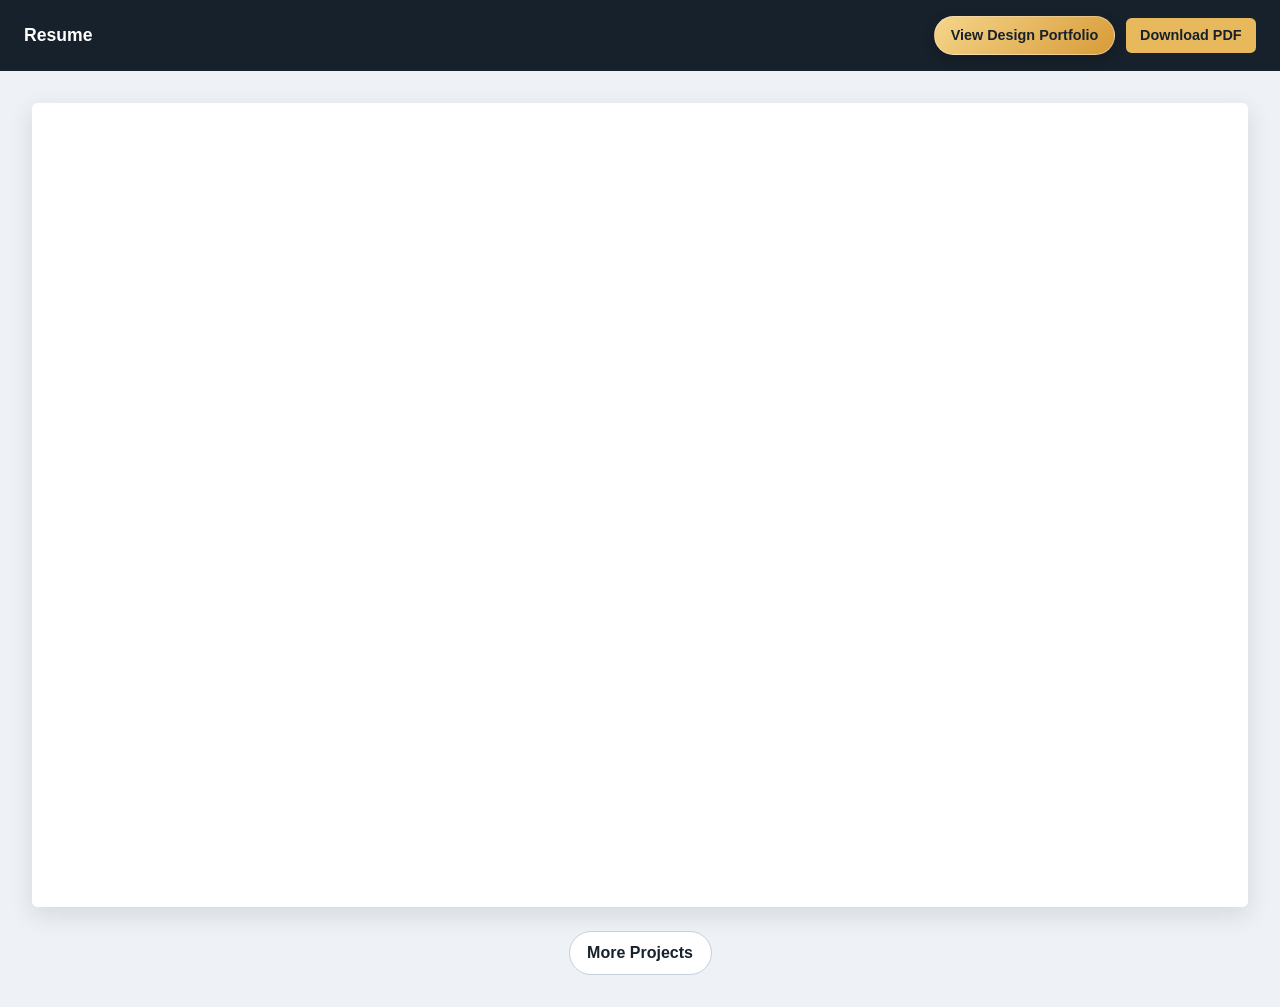
<file: index.html>
<!doctype html>
<html lang="en">
<head>
    <meta charset="utf-8">
    <meta name="viewport" content="width=device-width, initial-scale=1">
    <meta http-equiv="refresh" content="0; url=Hosted_Resume.html">
    <link rel="canonical" href="Hosted_Resume.html">
    <title>Resume</title>
</head>
<body>
    <p>Opening the <a href="Hosted_Resume.html">resume</a>...</p>
</body>
</html>
</file>
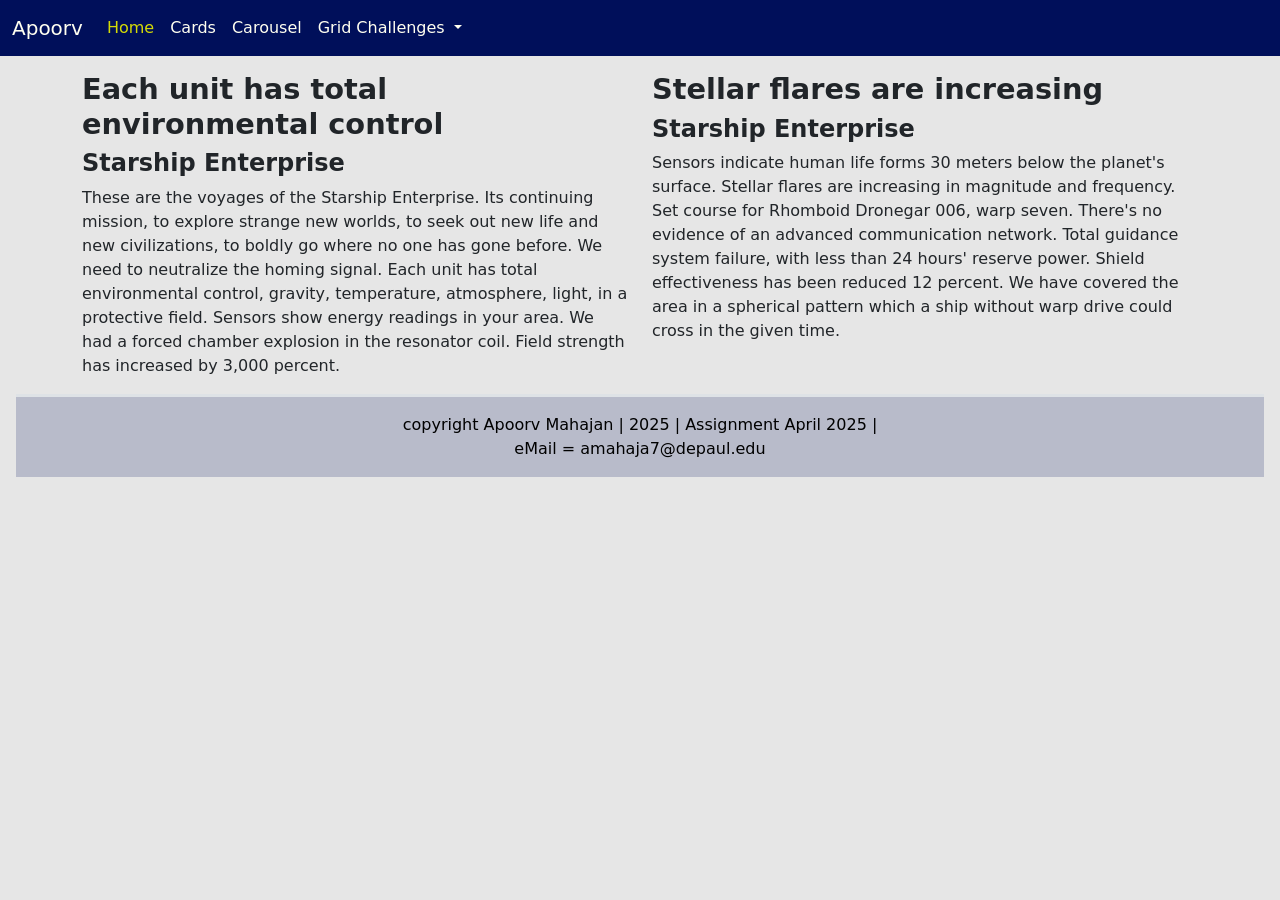
<file: bootstrap-homework/index.html>
<!doctype html>
<html lang="en">
    <head>
        <meta charset="utf-8">
        <meta name="viewport" content="width=device-width, initial-scale=1">
        <title>Apoorv Bootstrap Homework - Home</title>
        <link href="https://cdn.jsdelivr.net/npm/bootstrap@5.3.2/dist/css/bootstrap.min.css" rel="stylesheet" integrity="sha384-T3c6CoIi6uLrA9TneNEoa7RxnatzjcDSCmG1MXxSR1GAsXEV/Dwwykc2MPK8M2HN" crossorigin="anonymous">
        <link href="css/homework.css" rel="stylesheet">
        <link rel="preconnect" href="https://fonts.googleapis.com">
        <link rel="preconnect" href="https://fonts.gstatic.com" crossorigin>
        <link href="https://fonts.googleapis.com/css2?family=Lato:wght@400;700&display=swap" rel="stylesheet">
    </head>
    <body>
        <nav class="navbar navbar-expand-lg bg-body-tertiary sticky-top">
            <div class="container-fluid">
              <a class="navbar-brand" href="#">Apoorv</a>
              <button class="navbar-toggler" type="button" data-bs-toggle="collapse" data-bs-target="#navbarNavDropdown" aria-controls="navbarNavDropdown" aria-expanded="false" aria-label="Toggle navigation">
                <span class="navbar-toggler-icon"></span>
              </button>
              <div class="collapse navbar-collapse" id="navbarNavDropdown">
                <ul class="navbar-nav">
                  <li class="nav-item">
                    <a class="nav-link active" aria-current="page" href="#">Home</a>
                  </li>
                  <li class="nav-item">
                    <a class="nav-link" href="./subPages/cards.html">Cards</a>
                  </li>
                  <li class="nav-item">
                    <a class="nav-link" href="./subPages/carousel.html">Carousel</a>
                  </li>
                  <li class="nav-item dropdown">
                    <a class="nav-link dropdown-toggle" href="#" role="button" data-bs-toggle="dropdown" aria-expanded="false">
                      Grid Challenges
                    </a>
                    <ul class="dropdown-menu">
                      <li><a class="dropdown-item" href="./gridChallenge/gridChallenge1.html">Grid Challenge 1</a></li>
                      <li><a class="dropdown-item" href="./gridChallenge/gridChallenge2.html">Grid Challenge 2</a></li>
                      <li><a class="dropdown-item" href="./gridChallenge/gridChallenge3.html">Grid Challenge 3</a></li>
                    </ul>
                  </li>
                </ul>
              </div>
            </div>
          </nav>

          <div class="container-lg">
            <div class="row pt-3">
                <div class="col-lg-6 col-md-12">
                    <h1>Each unit has total environmental control</h1>
                    <h2>Starship Enterprise</h2>
                    <p>
                        These are the voyages of the Starship Enterprise. Its continuing mission, 
                        to explore strange new worlds, to seek out new life and new civilizations, to boldly go where no one has gone before. 
                        We need to neutralize the homing signal. Each unit has total environmental control, gravity, temperature, atmosphere, 
                        light, in a protective field. Sensors show energy readings in your area. 
                        We had a forced chamber explosion in the resonator coil. Field strength has increased by 3,000 percent.
                        </p>
                                              
                        
                </div>
                <div class="col-lg-6 col-md-12">
                    <h1>Stellar flares are increasing</h1>
                    <h2>Starship Enterprise</h2>
                    <p>
                        Sensors indicate human life forms 30 meters below the planet's surface. Stellar flares are increasing in 
                        magnitude and frequency. Set course for Rhomboid Dronegar 006, 
                        warp seven. There's no evidence of an advanced communication network. 
                        Total guidance system failure, with less than 24 hours' reserve power. 
                        Shield effectiveness has been reduced 12 percent. We have covered the 
                        area in a spherical pattern which a ship without warp drive could 
                        cross in the given time.
                        </p>
                </div>
            </div> <!--Row 1 close-->

          </div> <!--Container-lg close-->

          <!-- Footer -->
           <footer class="footer-ap py-3 mx-3 border-top border-3">
            copyright Apoorv Mahajan | 2025 | Assignment April 2025 |<br> eMail = amahaja7@depaul.edu</br>
           </footer>
        <script src="https://cdn.jsdelivr.net/npm/bootstrap@5.3.2/dist/js/bootstrap.bundle.min.js" integrity="sha384-C6RzsynM9kWDrMNeT87bh95OGNyZPhcTNXj1NW7RuBCsyN/o0jlpcV8Qyq46cDfL" crossorigin="anonymous"></script>
    </body>
</html>
</file>
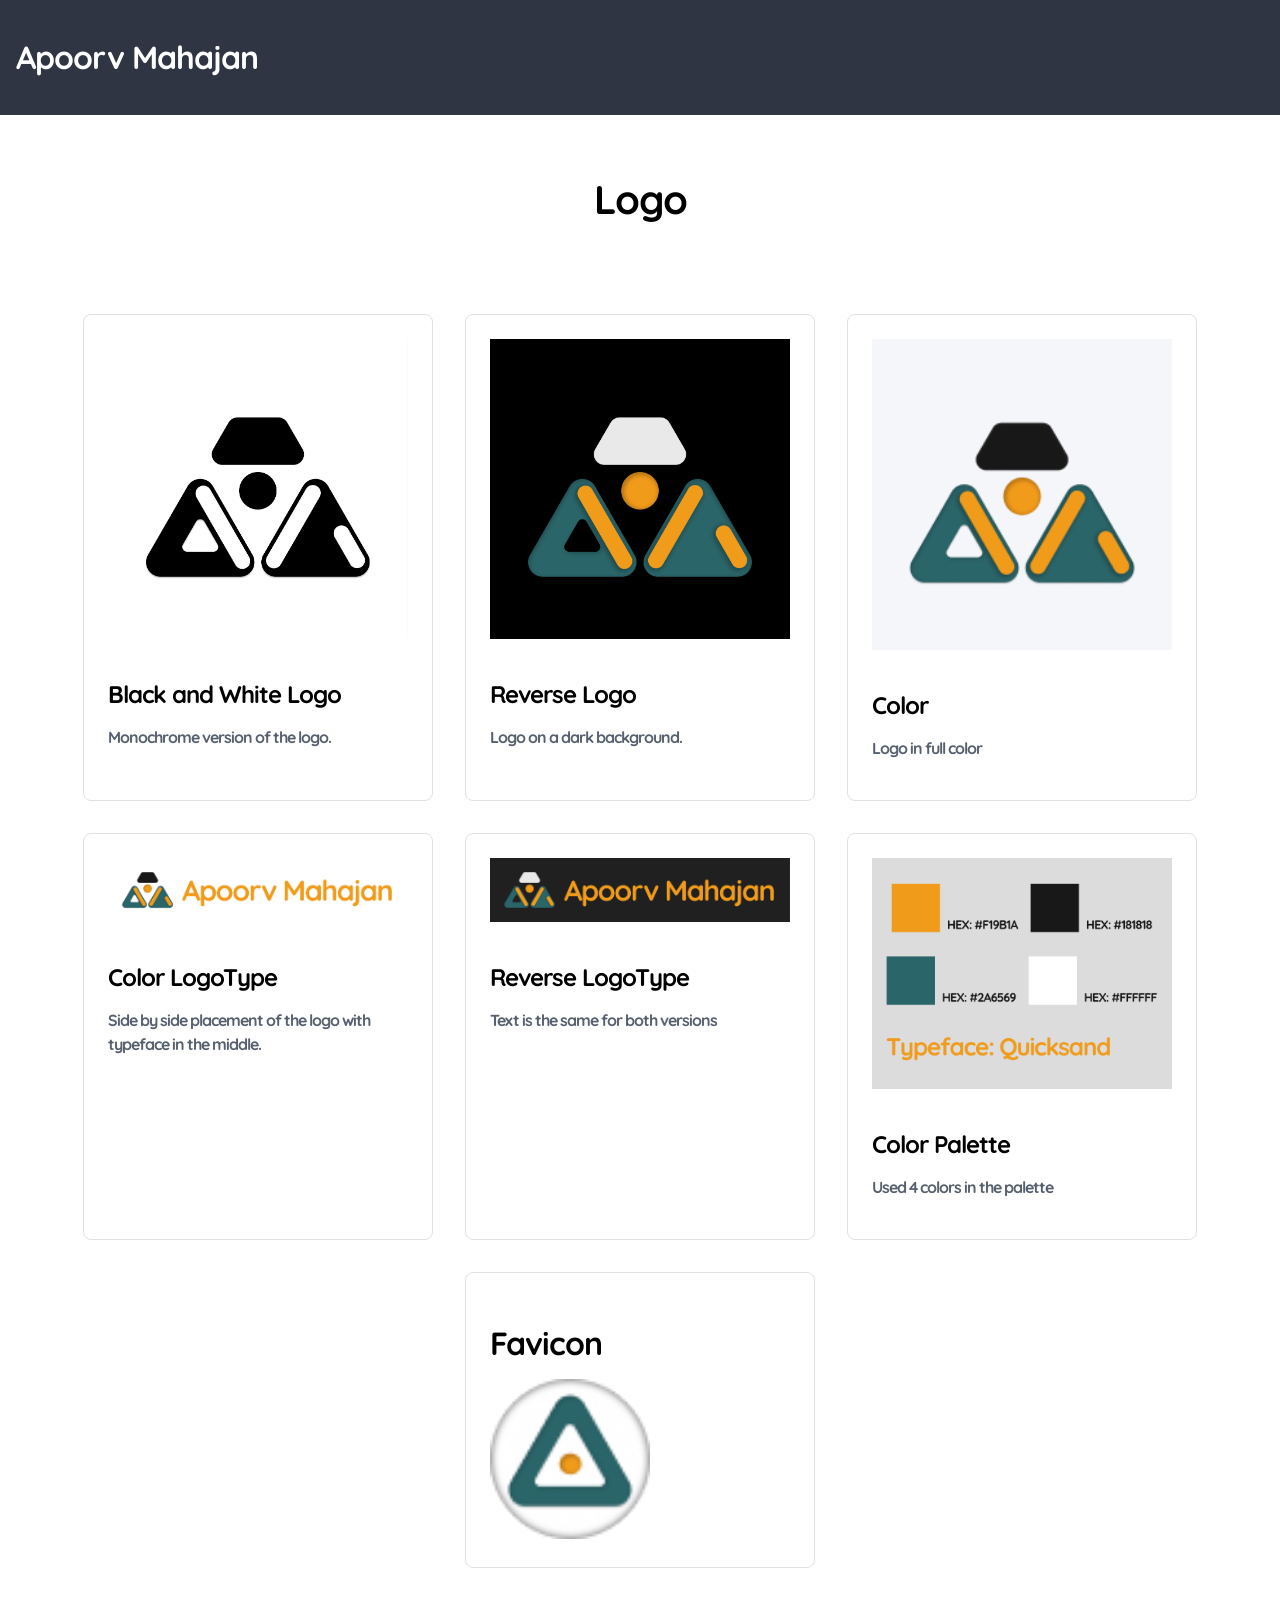
<file: Logo/index.html>
<!DOCTYPE html>
<html lang="en">
<head>
    <meta charset="UTF-8">
    <meta name="viewport" content="width=device-width, initial-scale=1.0">
    <title>Logo Showcase</title>
    <link rel= "stylesheet" href="styles.css">
    <link rel="preconnect" href="https://fonts.googleapis.com">
    <link rel="preconnect" href="https://fonts.gstatic.com" crossorigin>
    <link href="https://fonts.googleapis.com/css2?family=Quicksand:wght@700&display=swap" rel="stylesheet">
</head>
<body>
    <header class="header">
        <h1>Apoorv Mahajan</h1>
    </header>

    <h1 class="main-title">Logo</h1>

    <div class="logo-container">
        <div class="logo-card">
            <img src="BnW.png" alt="Black and white version of the logo" class="logo-image">
            <h2 class="logo-title">Black and White Logo</h2>
            <p class="logo-description">Monochrome version of the logo.</p>
        </div>

        <div class="logo-card">
            <img src="Reversed.png" alt="Reversed version of the logo" class="logo-image">
            <h2 class="logo-title">Reverse Logo</h2>
            <p class="logo-description">Logo on a dark background.</p>
        </div>

        <div class="logo-card">
            <img src="Colored.png" alt="Full color version of the logo" class="logo-image">
            <h2 class="logo-title">Color</h2>
            <p class="logo-description">Logo in full color</p>
        </div>
        <div class="logo-card">
            <img src="Type.png" alt="Full color version of the logo with typeface" class="logo-image">
            <h2 class="logo-title">Color LogoType</h2>
            <p class="logo-description">Side by side placement of the logo with typeface in the middle.</p>
        </div>
        <div class="logo-card">
            <img src="Type-reversed.png" alt="Reversed version of the logo with typeface" class="logo-image">
            <h2 class="logo-title">Reverse LogoType</h2>
            <p class="logo-description">Text is the same for both versions</p>
        </div>
        <div class="logo-card">
            <img src="Color Palette.png" alt="Color Palette" class="logo-image">
            <h2 class="logo-title">Color Palette</h2>
            <p class="logo-description">Used 4 colors in the palette</p>
        </div>
        <div class="logo-card">
            <h2 class="favicon-title">Favicon</h2>
            <img src="Favicon.png" alt="Website favicon" class="favicon-image">
        </div>
    </div>

    
</body>
</html>
</file>
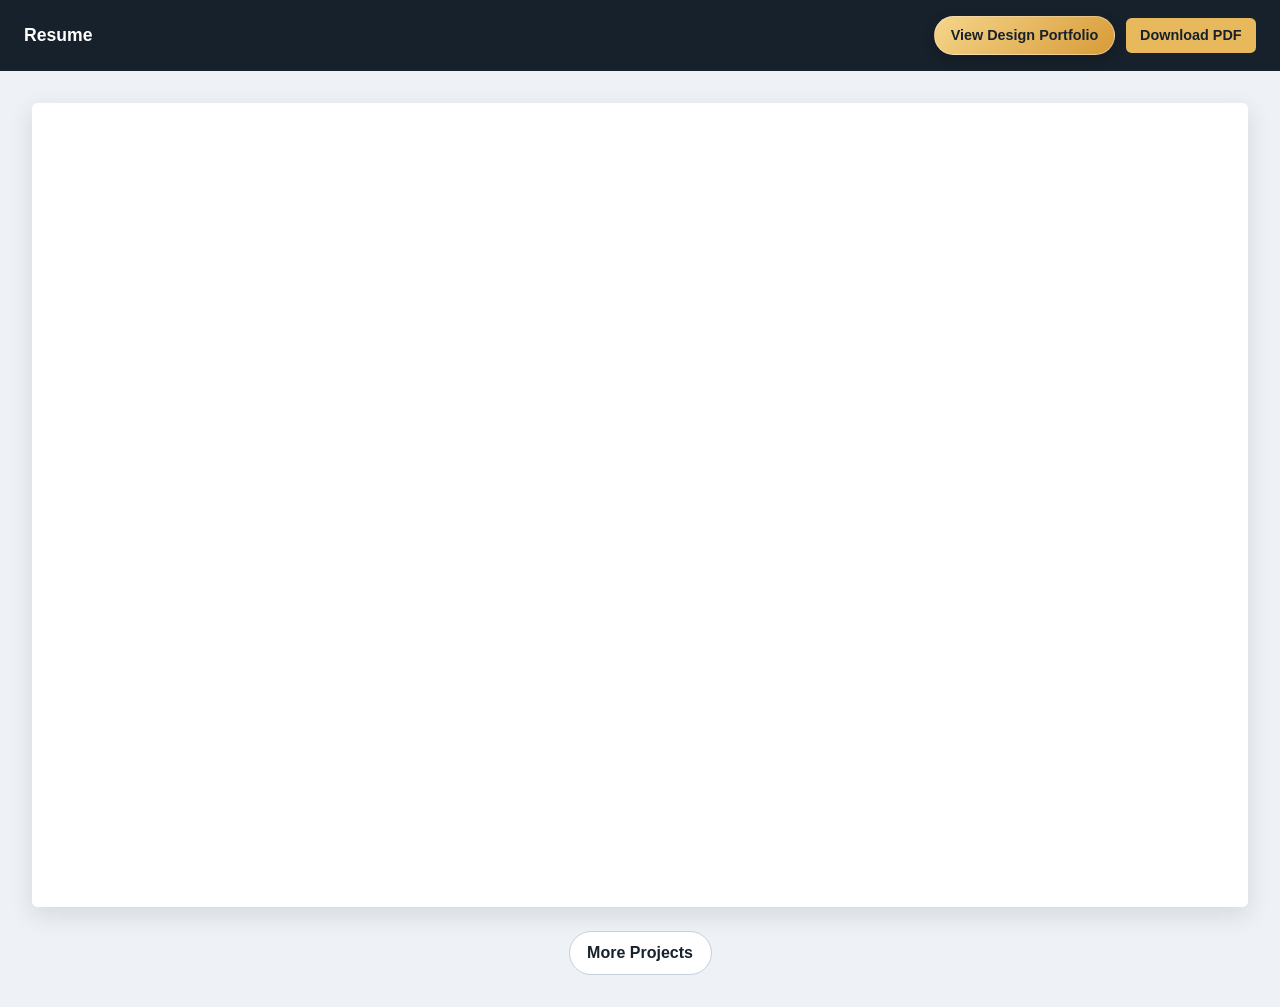
<file: Hosted_Resume.html>
<!doctype html>
<html lang="en">
<head>
	<meta charset="utf-8">
	<meta name="viewport" content="width=device-width, initial-scale=1">
	<title>Resume</title>
	<style>
		:root {
			color-scheme: light;
			font-family: -apple-system, BlinkMacSystemFont, "Segoe UI", sans-serif;
			background: #eef2f6;
			color: #17212b;
		}

		* { box-sizing: border-box; }

		body {
			margin: 0;
			min-height: 100vh;
			display: flex;
			flex-direction: column;
		}

		header {
			display: flex;
			align-items: center;
			justify-content: space-between;
			gap: 1rem;
			padding: 1rem 1.5rem;
			background: #17212b;
			color: #fff;
		}

		.header-actions {
			display: flex;
			align-items: center;
			justify-content: flex-end;
			gap: 0.65rem;
			flex-wrap: wrap;
		}

		h1 {
			margin: 0;
			font-size: 1.1rem;
			font-weight: 650;
		}

		.download {
			padding: 0.6rem 0.9rem;
			border-radius: 0.35rem;
			background: #e7b85c;
			color: #17212b;
			font-size: 0.9rem;
			font-weight: 650;
			text-decoration: none;
		}

		.portfolio {
			padding: 0.65rem 1rem;
			border: 1px solid rgb(255 255 255 / 35%);
			border-radius: 999px;
			background: linear-gradient(135deg, #f5d58a, #d89b38);
			color: #17212b;
			font-size: 0.9rem;
			font-weight: 750;
			text-decoration: none;
			box-shadow: 0 0.3rem 0.8rem rgb(0 0 0 / 18%);
			transition: transform 160ms ease, box-shadow 160ms ease;
		}

		.portfolio:hover,
		.portfolio:focus-visible {
			transform: translateY(-2px);
			box-shadow: 0 0.55rem 1rem rgb(0 0 0 / 24%);
		}

		main {
			flex: 1;
			display: flex;
			padding: clamp(1rem, 3vw, 2rem);
		}

		iframe {
			width: 100%;
			min-height: calc(100vh - 6rem);
			border: 0;
			border-radius: 0.35rem;
			background: #fff;
			box-shadow: 0 0.5rem 1.5rem rgb(23 33 43 / 12%);
		}

		.more-projects {
			display: inline-flex;
			align-items: center;
			justify-content: center;
			margin: 1.25rem auto 0;
			padding: 0.75rem 1.1rem;
			border: 1px solid #c6d0d9;
			border-radius: 999px;
			background: #fff;
			color: #17212b;
			font-weight: 700;
			text-decoration: none;
			transition: background 160ms ease, border-color 160ms ease, transform 160ms ease;
		}

		.more-projects:hover,
		.more-projects:focus-visible {
			border-color: #17212b;
			background: #f4f7f9;
			transform: translateY(-2px);
		}

		.actions {
			display: flex;
			justify-content: center;
		}

		@media (max-width: 560px) {
			header {
				align-items: flex-start;
				flex-direction: column;
			}

			.header-actions {
				width: 100%;
				justify-content: flex-start;
			}
		}

		.fallback {
			margin: auto;
			padding: 2rem;
			text-align: center;
			background: #fff;
			border-radius: 0.35rem;
		}
	</style>
</head>
<body>
	<header>
		<h1>Resume</h1>
		<div class="header-actions">
			<a class="portfolio" href="https://apoorvmahajan.framer.website" target="_blank" rel="noopener noreferrer">View Design Portfolio</a>
			<a class="download" href="resume.pdf" download>Download PDF</a>
		</div>
	</header>
	<main>
		<div style="width: 100%;">
			<iframe src="resume.pdf?v=20260924" title="Resume PDF">
				<div class="fallback">
					<p>Your browser cannot display the PDF inline.</p>
					<a href="resume.pdf">Open the resume PDF</a>
				</div>
			</iframe>
			<div class="actions">
				<a class="more-projects" href="projects.html">More Projects</a>
			</div>
		</div>
	</main>
</body>
</html>
</file>
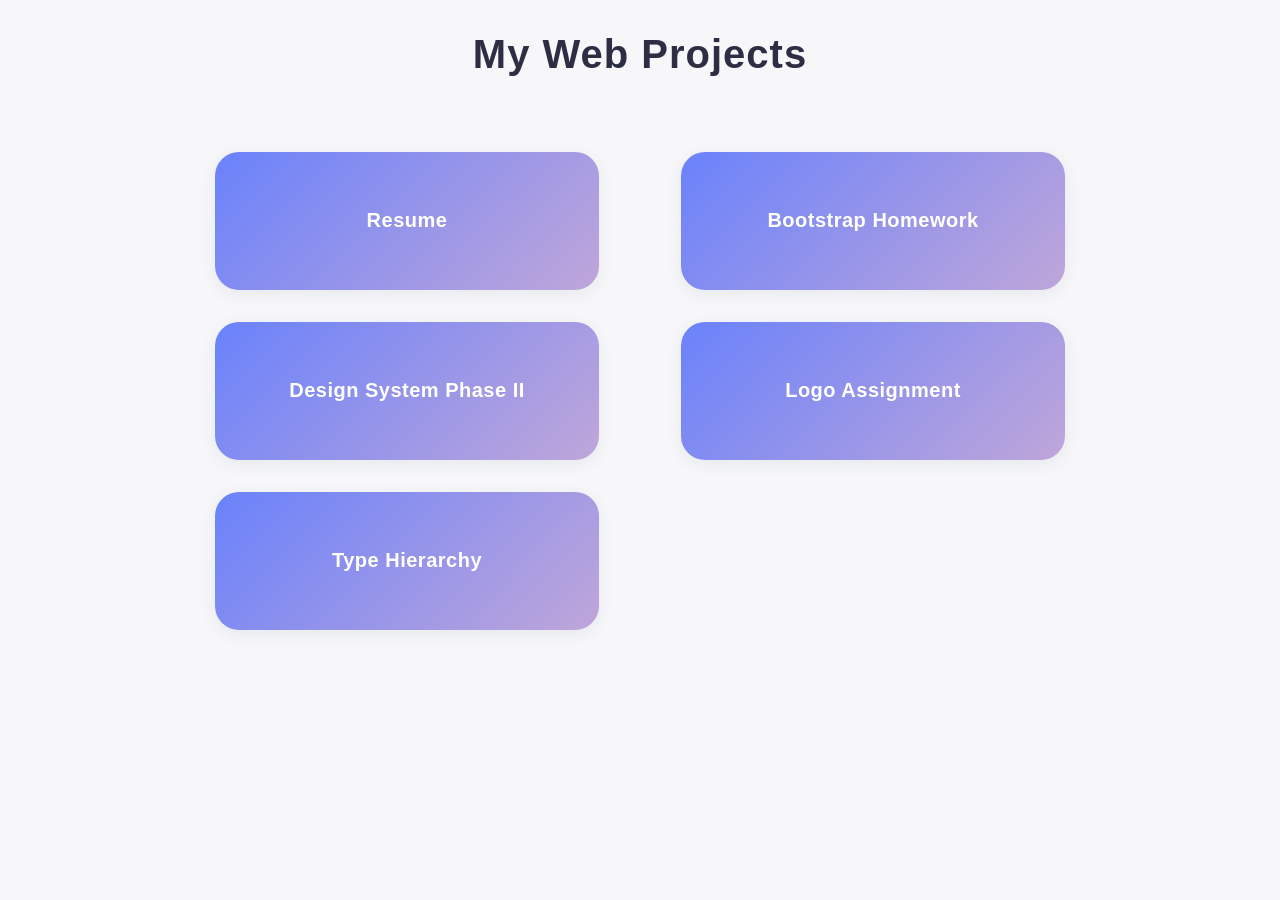
<file: projects.html>
<!DOCTYPE html>
<html lang="en">
<head>
    <meta charset="UTF-8">
    <meta name="viewport" content="width=device-width, initial-scale=1.0">
    <title>More Projects</title>
    <link rel="stylesheet" href="main.css">
</head>
<body>
    <h1>My Web Projects</h1>
    <div class="project-grid">
        <a href="Hosted_Resume.html" class="project-btn">Resume</a>
        <a href="bootstrap-homework/index.html" class="project-btn">Bootstrap Homework</a>
        <a href="DesignSystemPhaseII/index.html" class="project-btn">Design System Phase II</a>
        <a href="Logo/index.html" class="project-btn">Logo Assignment</a>
        <a href="typehierarchy/index.html" class="project-btn">Type Hierarchy</a>
    </div>
</body>
</html>
</file>
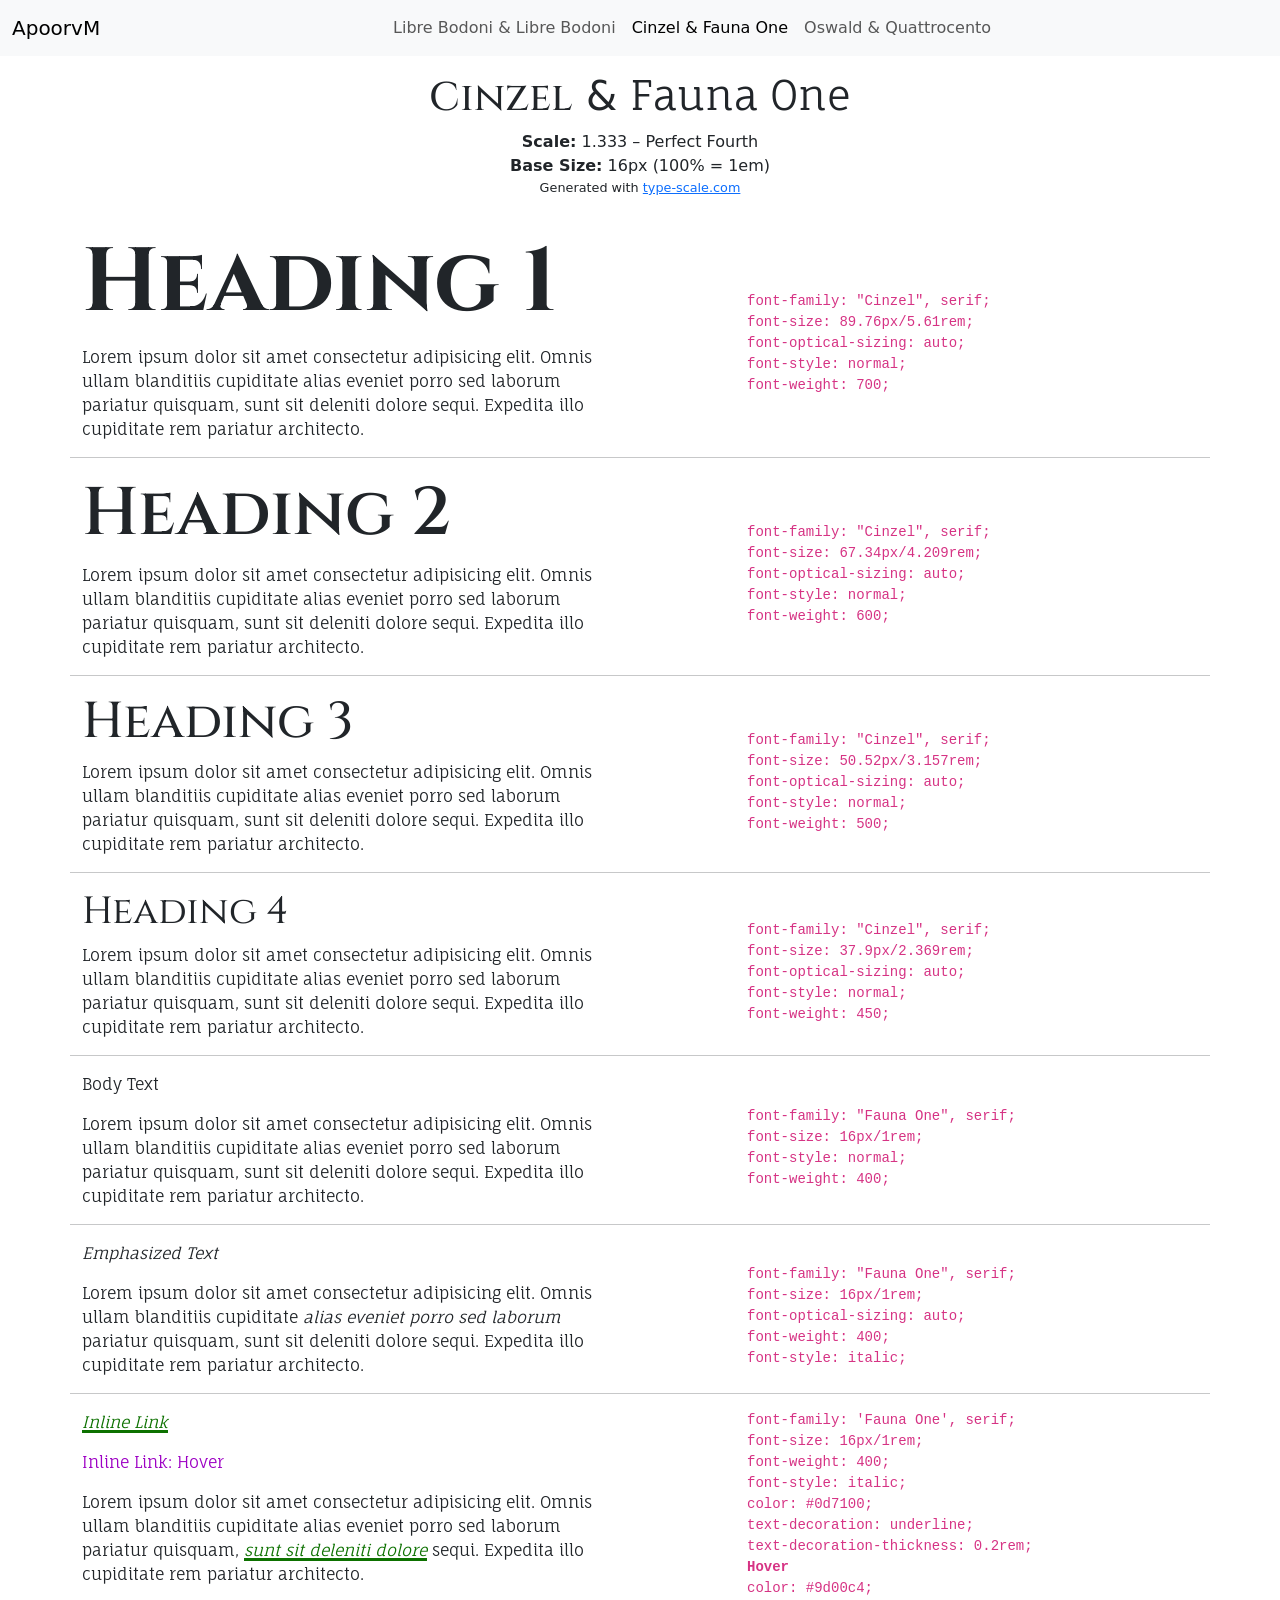
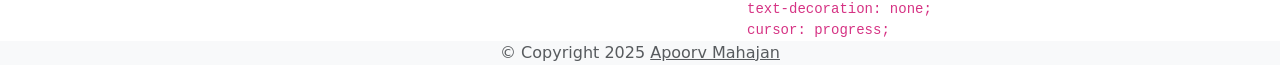
<file: typehierarchy/Cinzel.html>
<html>
    <!doctype html>
<html lang="en">
    <head>
        <meta charset="utf-8">
        <meta name="viewport" content="width=device-width, initial-scale=1">
        <title>Apoorv Type Hierarchies</title>
        <link href="https://cdn.jsdelivr.net/npm/bootstrap@5.3.2/dist/css/bootstrap.min.css" rel="stylesheet" integrity="sha384-T3c6CoIi6uLrA9TneNEoa7RxnatzjcDSCmG1MXxSR1GAsXEV/Dwwykc2MPK8M2HN" crossorigin="anonymous">
        <link href="./css/styles.css" rel="stylesheet">
        <link rel="preconnect" href="https://fonts.googleapis.com">
        <link rel="preconnect" href="https://fonts.gstatic.com" crossorigin>
        <link href="https://fonts.googleapis.com/css2?family=Cinzel:wght@400..900&family=Fauna+One&display=swap" rel="stylesheet">
        
<body>
    <!--Top Navigation-->
    <nav class="navbar navbar-expand-lg bg-light sticky-top">
        <div class="container-fluid">
            <a class="navbar-brand" href="./index.html">ApoorvM</a>
            <button class="navbar-toggler" type="button" data-bs-toggle="collapse" data-bs-target="#navbarNavAltMarkup" aria-controls="navbarNavAltMarkup" aria-expanded="false" aria-label="Toggle navigation">
                <span class="navbar-toggler-icon"></span>
            </button>
            <div class="collapse navbar-collapse justify-content-center" id="navbarNavAltMarkup">
                <div class="navbar-nav">
                    <a class="nav-link" aria-current="page" href="./librebodoni.html">Libre Bodoni &amp; Libre Bodoni</a>
                    <a class="nav-link active" href="#">Cinzel &amp; Fauna One</a>
                    <a class="nav-link" href="./oswald.html">Oswald &amp; Quattrocento</a>
                </div>
            </div>
        </div>
    </nav>
    <!--End Top Navigation-->
    <div class="container">
        <div class="row hier-intro">
            <div class="col text-center pt-3 pb-3">
                <h1>
                    <span style="font-family: 'Cinzel', serif;">Cinzel</span> &amp;
                    <span style="font-family: 'Fauna One', serif;">Fauna One</span>
                  </h1>
                <p>
                    <b>Scale:</b> 1.333 – Perfect Fourth<br>
                    <b>Base Size:</b> 16px (100% = 1em)<br>
                    <span style="font-size: 0.8rem;">Generated with <a href="https://type-scale.com/" target="_blank">type-scale.com</a>
                    </span>
                </p>
            </div>
        </div>
    </div>
    <!--Cinzel/Fauna One Hierarchy-->
    <div class="container hier-container newsreader">
        <div class="row">
            <div class="col-12 col-lg-6">
                <h1 class="page2">Heading 1</h1>
                <p class="page2">Lorem ipsum dolor sit amet consectetur adipisicing elit. Omnis ullam blanditiis cupiditate alias eveniet porro sed laborum pariatur quisquam, sunt sit deleniti dolore sequi. Expedita illo cupiditate rem pariatur architecto.</p>
            </div>
            <div class="col-lg-5 offset-lg-1 specs">
                <code>
                    font-family: "Cinzel", serif;
                    <br>font-size: 89.76px/5.61rem;
                    <br>font-optical-sizing: auto;
                    <br>font-style: normal;
                    <br>font-weight: 700;
                </code>
            </div>
            <hr>
        </div>
        <div class="row">
            <div class="col-12 col-lg-6">
                <h2 class="page2">Heading 2</h2>
                <p class="page2">Lorem ipsum dolor sit amet consectetur adipisicing elit. Omnis ullam blanditiis cupiditate alias eveniet porro sed laborum pariatur quisquam, sunt sit deleniti dolore sequi. Expedita illo cupiditate rem pariatur architecto.</p>
            </div>
            <div class="col-lg-5 offset-lg-1 specs">
                <code>
                    font-family: "Cinzel", serif;
                    <br>font-size: 67.34px/4.209rem;
                    <br>font-optical-sizing: auto;
                    <br>font-style: normal;
                    <br>font-weight: 600;
                </code>
            </div>
            <hr>
        </div>
        <div class="row">
            <div class="col-12 col-lg-6">
                <h3 class="page2">Heading 3</h3>
                <p class="page2">Lorem ipsum dolor sit amet consectetur adipisicing elit. Omnis ullam blanditiis cupiditate alias eveniet porro sed laborum pariatur quisquam, sunt sit deleniti dolore sequi. Expedita illo cupiditate rem pariatur architecto.</p>
            </div>
            <div class="col-lg-5 offset-lg-1 specs">
                <code>
                    font-family: "Cinzel", serif;
                    <br>font-size: 50.52px/3.157rem;
                    <br>font-optical-sizing: auto;
                    <br>font-style: normal;
                    <br>font-weight: 500;
                </code>
            </div>
            <hr>
        </div>
        <div class="row">
            <div class="col-12 col-lg-6">
                <h4 class="page2">Heading 4</h4>
                <p class="page2"> Lorem ipsum dolor sit amet consectetur adipisicing elit. Omnis ullam blanditiis cupiditate alias eveniet porro sed laborum pariatur quisquam, sunt sit deleniti dolore sequi. Expedita illo cupiditate rem pariatur architecto.</p>
            </div>
            <div class="col-lg-5 offset-lg-1 specs">
                <code>
                    font-family: "Cinzel", serif;
                    <br>font-size: 37.9px/2.369rem;
                    <br>font-optical-sizing: auto;
                    <br>font-style: normal;
                    <br>font-weight: 450;
                </code>
            </div>
            <hr>
        </div>
        <div class="row">
            <div class="col-12 col-lg-6">
                <p class="page2">Body Text</p>
                <p class="page2">Lorem ipsum dolor sit amet consectetur adipisicing elit. Omnis ullam blanditiis cupiditate alias eveniet porro sed laborum pariatur quisquam, sunt sit deleniti dolore sequi. Expedita illo cupiditate rem pariatur architecto.</p>
            </div>
            <div class="col-lg-5 offset-lg-1 specs">
                <code>
                    font-family: "Fauna One", serif;
                    <br>font-size: 16px/1rem;
                    <br>font-style: normal;
                    <br>font-weight: 400;
                </code>
            </div>
            <hr>
        </div>
        <div class="row">
            <div class="col-12 col-lg-6">
                <p class="page2"><em class="page2">Emphasized Text</em></p>
                <p class="page2">Lorem ipsum dolor sit amet consectetur adipisicing elit. Omnis ullam blanditiis cupiditate <em class="page2">alias eveniet porro sed laborum</em> pariatur quisquam, sunt sit deleniti dolore sequi. Expedita illo cupiditate rem pariatur architecto.</p>
            </div>
            <div class="col-lg-5 offset-lg-1 specs">
                <code>
                    font-family: "Fauna One", serif;
                    <br>font-size: 16px/1rem;
                    <br>font-optical-sizing: auto;
                    <br>font-weight: 400;
                    <br>font-style: italic;
                </code>
            </div>
            <hr>
        </div>
        <div class="row">
            <div class="col-12 col-lg-6">
                <p class="page2"><a class="page2" href="#">Inline Link</a></p>
                <p class="page2"><span class="page2" class="hover">Inline Link: Hover</span> <i class="bi bi-hand-index-thumb"></i></p>
                <p class="page2">Lorem ipsum dolor sit amet consectetur adipisicing elit. Omnis ullam blanditiis cupiditate alias eveniet porro sed laborum pariatur quisquam, <a class="page2" href="#">sunt sit deleniti dolore</a> sequi. Expedita illo cupiditate rem pariatur architecto.</p>
            </div>
            <div class="col-lg-5 offset-lg-1 specs">
                <code style="padding-right: 15px">
                    <div>
                        font-family: 'Fauna One', serif;<br>
                        font-size: 16px/1rem;<br>
                        font-weight: 400;<br>
                        font-style: italic;<br>
                        color: #0d7100;<br>
                        text-decoration: underline;<br>
                        text-decoration-thickness: 0.2rem;<br>
                    </div>
                    <di>
                        <b>Hover</b><br>
                        color: #9d00c4;<br>
                        text-decoration: none;<br>
                        cursor: progress;
                    </di>
                </code>
            </div>
        </div>
    </div>
    <!--End Cinzel/Fauna One Hierarchy-->

    <!-- Footer -->
    <footer class="text-center bg-light text-muted">
        <div>
            © Copyright 2025
            <a class="text-reset footer-link" href="mailto:amahaja7@depaul.edu">Apoorv Mahajan</a>
        </div>
    </footer>
    <!-- End Footer -->
    <script src="https://cdn.jsdelivr.net/npm/bootstrap@5.3.2/dist/js/bootstrap.bundle.min.js" integrity="sha384-C6RzsynM9kWDrMNeT87bh95OGNyZPhcTNXj1NW7RuBCsyN/o0jlpcV8Qyq46cDfL" crossorigin="anonymous"></script>

     </body>
     </html>
</file>
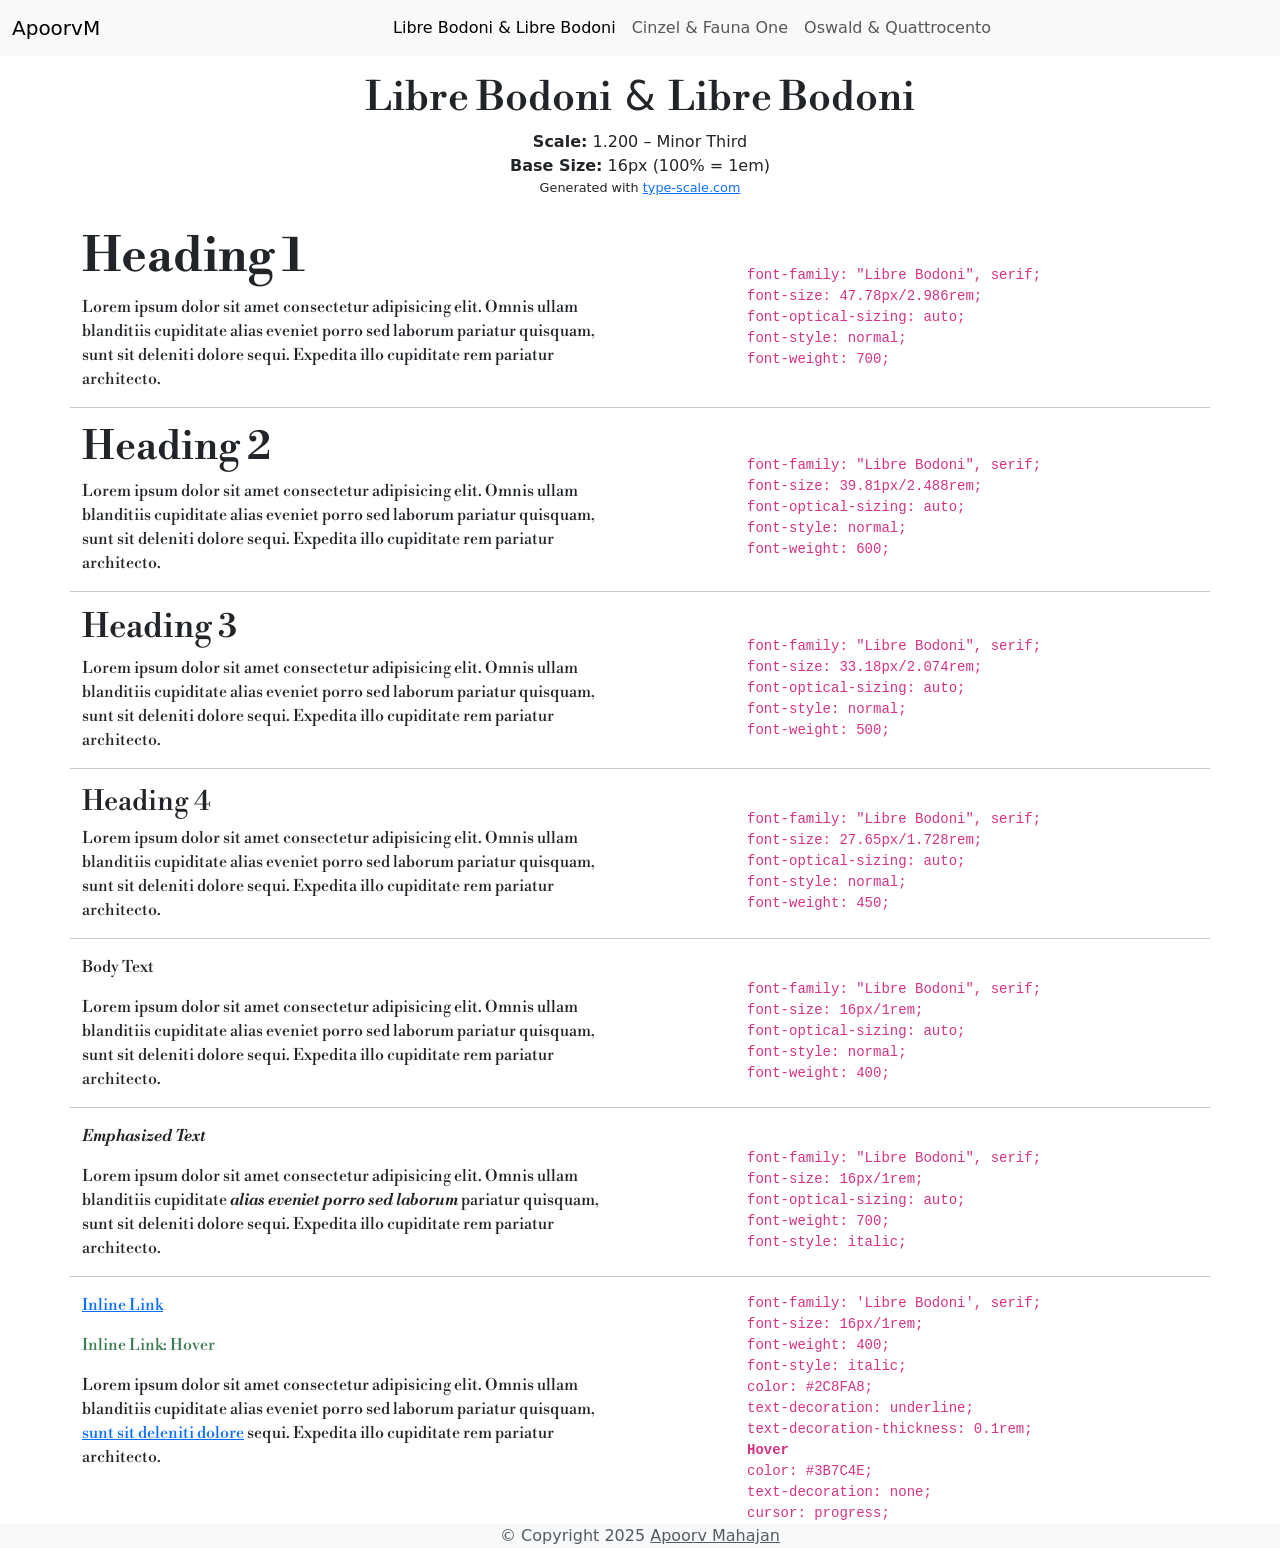
<file: typehierarchy/librebodoni.html>
<html>
    <!doctype html>
<html lang="en">
    <head>
        <meta charset="utf-8">
        <meta name="viewport" content="width=device-width, initial-scale=1">
        <title>Apoorv Type Hierarchies</title>
        <link href="https://cdn.jsdelivr.net/npm/bootstrap@5.3.2/dist/css/bootstrap.min.css" rel="stylesheet" integrity="sha384-T3c6CoIi6uLrA9TneNEoa7RxnatzjcDSCmG1MXxSR1GAsXEV/Dwwykc2MPK8M2HN" crossorigin="anonymous">
        <link href="./css/styles.css" rel="stylesheet">
        <link rel="preconnect" href="https://fonts.googleapis.com">
        <link rel="preconnect" href="https://fonts.gstatic.com" crossorigin>
        <link href="https://fonts.googleapis.com/css2?family=Libre+Bodoni:ital,wght@0,400..700;1,400..700&display=swap" rel="stylesheet">
        
    </head>
<body>
    <!--Top Navigation-->
    <nav class="navbar navbar-expand-lg bg-light sticky-top">
        <div class="container-fluid">
            <a class="navbar-brand" href="./index.html">ApoorvM</a>
            <button class="navbar-toggler" type="button" data-bs-toggle="collapse" data-bs-target="#navbarNavAltMarkup" aria-controls="navbarNavAltMarkup" aria-expanded="false" aria-label="Toggle navigation">
                <span class="navbar-toggler-icon"></span>
            </button>
            <div class="collapse navbar-collapse justify-content-center" id="navbarNavAltMarkup">
                <div class="navbar-nav">
                    <a class="nav-link active" aria-current="page" href="#">Libre Bodoni &amp; Libre Bodoni</a>
                    <a class="nav-link" href="./Cinzel.html">Cinzel &amp; Fauna One</a>
                    <a class="nav-link" href="./oswald.html">Oswald &amp; Quattrocento</a>
                </div>
            </div>
        </div>
    </nav>
    <!--End Top Navigation-->
    <div class="container">
        <div class="row hier-intro">
            <div class="col text-center pt-3 pb-3">
                <h1>
                    <span style="font-family: 'Libre Bodoni', serif;">Libre Bodoni</span> &amp;
                    <span style="font-family: 'Libre Bodoni', serif;">Libre Bodoni</span>
                  </h1>
                <p>
                    <b>Scale:</b> 1.200 – Minor Third<br>
                    <b>Base Size:</b> 16px (100% = 1em)<br>
                    <span style="font-size: 0.8rem;">Generated with <a href="https://type-scale.com/" target="_blank">type-scale.com</a>
                    </span>
                </p>
            </div>
        </div>
    </div>
    <!--Start Libre Bodoni Hierarchy-->
    <div class="container hier-container newsreader">
        <div class="row">
            <div class="col-12 col-lg-6">
                <h1 class="page1">Heading 1</h1>
                <p class="page1">Lorem ipsum dolor sit amet consectetur adipisicing elit. Omnis ullam blanditiis cupiditate alias eveniet porro sed laborum pariatur quisquam, sunt sit deleniti dolore sequi. Expedita illo cupiditate rem pariatur architecto.</p>
            </div>
            <div class="col-lg-5 offset-lg-1 specs">
                <code>
                    font-family: "Libre Bodoni", serif;
                    <br>font-size: 47.78px/2.986rem;
                    <br>font-optical-sizing: auto;
                    <br>font-style: normal;
                    <br>font-weight: 700;
                </code>
            </div>
            <hr>
        </div>
        <div class="row">
            <div class="col-12 col-lg-6">
                <h2 class="page1">Heading 2</h2>
                <p class="page1">Lorem ipsum dolor sit amet consectetur adipisicing elit. Omnis ullam blanditiis cupiditate alias eveniet porro sed laborum pariatur quisquam, sunt sit deleniti dolore sequi. Expedita illo cupiditate rem pariatur architecto.</p>
            </div>
            <div class="col-lg-5 offset-lg-1 specs">
                <code>
                    font-family: "Libre Bodoni", serif;
                    <br>font-size: 39.81px/2.488rem;
                    <br>font-optical-sizing: auto;
                    <br>font-style: normal;
                    <br>font-weight: 600;
                </code>
            </div>
            <hr>
        </div>
        <div class="row">
            <div class="col-12 col-lg-6">
                <h3 class="page1">Heading 3</h3>
                <p class="page1">Lorem ipsum dolor sit amet consectetur adipisicing elit. Omnis ullam blanditiis cupiditate alias eveniet porro sed laborum pariatur quisquam, sunt sit deleniti dolore sequi. Expedita illo cupiditate rem pariatur architecto.</p>
            </div>
            <div class="col-lg-5 offset-lg-1 specs">
                <code>
                    font-family: "Libre Bodoni", serif;
                    <br>font-size: 33.18px/2.074rem;
                    <br>font-optical-sizing: auto;
                    <br>font-style: normal;
                    <br>font-weight: 500;
                </code>
            </div>
            <hr>
        </div>
        <div class="row">
            <div class="col-12 col-lg-6">
                <h4 class="page1">Heading 4</h4>
                <p class="page1"> Lorem ipsum dolor sit amet consectetur adipisicing elit. Omnis ullam blanditiis cupiditate alias eveniet porro sed laborum pariatur quisquam, sunt sit deleniti dolore sequi. Expedita illo cupiditate rem pariatur architecto.</p>
            </div>
            <div class="col-lg-5 offset-lg-1 specs">
                <code>
                    font-family: "Libre Bodoni", serif;
                    <br>font-size: 27.65px/1.728rem;
                    <br>font-optical-sizing: auto;
                    <br>font-style: normal;
                    <br>font-weight: 450;
                </code>
            </div>
            <hr>
        </div>
        <div class="row">
            <div class="col-12 col-lg-6">
                <p class="page1">Body Text</p>
                <p class="page1">Lorem ipsum dolor sit amet consectetur adipisicing elit. Omnis ullam blanditiis cupiditate alias eveniet porro sed laborum pariatur quisquam, sunt sit deleniti dolore sequi. Expedita illo cupiditate rem pariatur architecto.</p>
            </div>
            <div class="col-lg-5 offset-lg-1 specs">
                <code>
                    font-family: "Libre Bodoni", serif;
                    <br>font-size: 16px/1rem;
                    <br>font-optical-sizing: auto;
                    <br>font-style: normal;
                    <br>font-weight: 400;
                </code>
            </div>
            <hr>
        </div>
        <div class="row">
            <div class="col-12 col-lg-6">
                <p class="page1"><em class="page1">Emphasized Text</em></p>
                <p class="page1">Lorem ipsum dolor sit amet consectetur adipisicing elit. Omnis ullam blanditiis cupiditate <em class="page1">alias eveniet porro sed laborum</em> pariatur quisquam, sunt sit deleniti dolore sequi. Expedita illo cupiditate rem pariatur architecto.</p>
            </div>
            <div class="col-lg-5 offset-lg-1 specs">
                <code>
                    font-family: "Libre Bodoni", serif;
                    <br>font-size: 16px/1rem;
                    <br>font-optical-sizing: auto;
                    <br>font-weight: 700;
                    <br>font-style: italic;
                </code>
            </div>
            <hr>
        </div>
        <div class="row">
            <div class="col-12 col-lg-6">
                <p class="page1"><a class="page1" href="#">Inline Link</a></p>
                <p class="page1"><span class="page1" class="hover">Inline Link: Hover</span> <i class="bi bi-hand-index-thumb"></i></p>
                <p class="page1">Lorem ipsum dolor sit amet consectetur adipisicing elit. Omnis ullam blanditiis cupiditate alias eveniet porro sed laborum pariatur quisquam, <a class="page1" href="#">sunt sit deleniti dolore</a> sequi. Expedita illo cupiditate rem pariatur architecto.</p>
            </div>
            <div class="col-lg-5 offset-lg-1 specs">
                <code style="padding-right: 15px">
                    <div>
                        font-family: 'Libre Bodoni', serif;<br>
                        font-size: 16px/1rem;<br>
                        font-weight: 400;<br>
                        font-style: italic;<br>
                        color: #2C8FA8;<br>
                        text-decoration: underline;<br>
                        text-decoration-thickness: 0.1rem;<br>
                    </div>
                    <di>
                        <b>Hover</b><br>
                        color: #3B7C4E;<br>
                        text-decoration: none;<br>
                        cursor: progress;
                    </di>
                </code>
            </div>
        </div>
    </div>
    <!--End Libre Bodoni Hierarchy-->

    <!-- Footer -->
    <footer class="text-center bg-light text-muted">
        <div>
            © Copyright 2025
            <a class="text-reset footer-link" href="mailto:amahaja7@depaul.edu">Apoorv Mahajan</a>
        </footer>
        <!-- End Footer -->
        <script src="https://cdn.jsdelivr.net/npm/bootstrap@5.3.2/dist/js/bootstrap.bundle.min.js" integrity="sha384-C6RzsynM9kWDrMNeT87bh95OGNyZPhcTNXj1NW7RuBCsyN/o0jlpcV8Qyq46cDfL" crossorigin="anonymous"></script>
    </body>
    </html>
     </html>
</file>
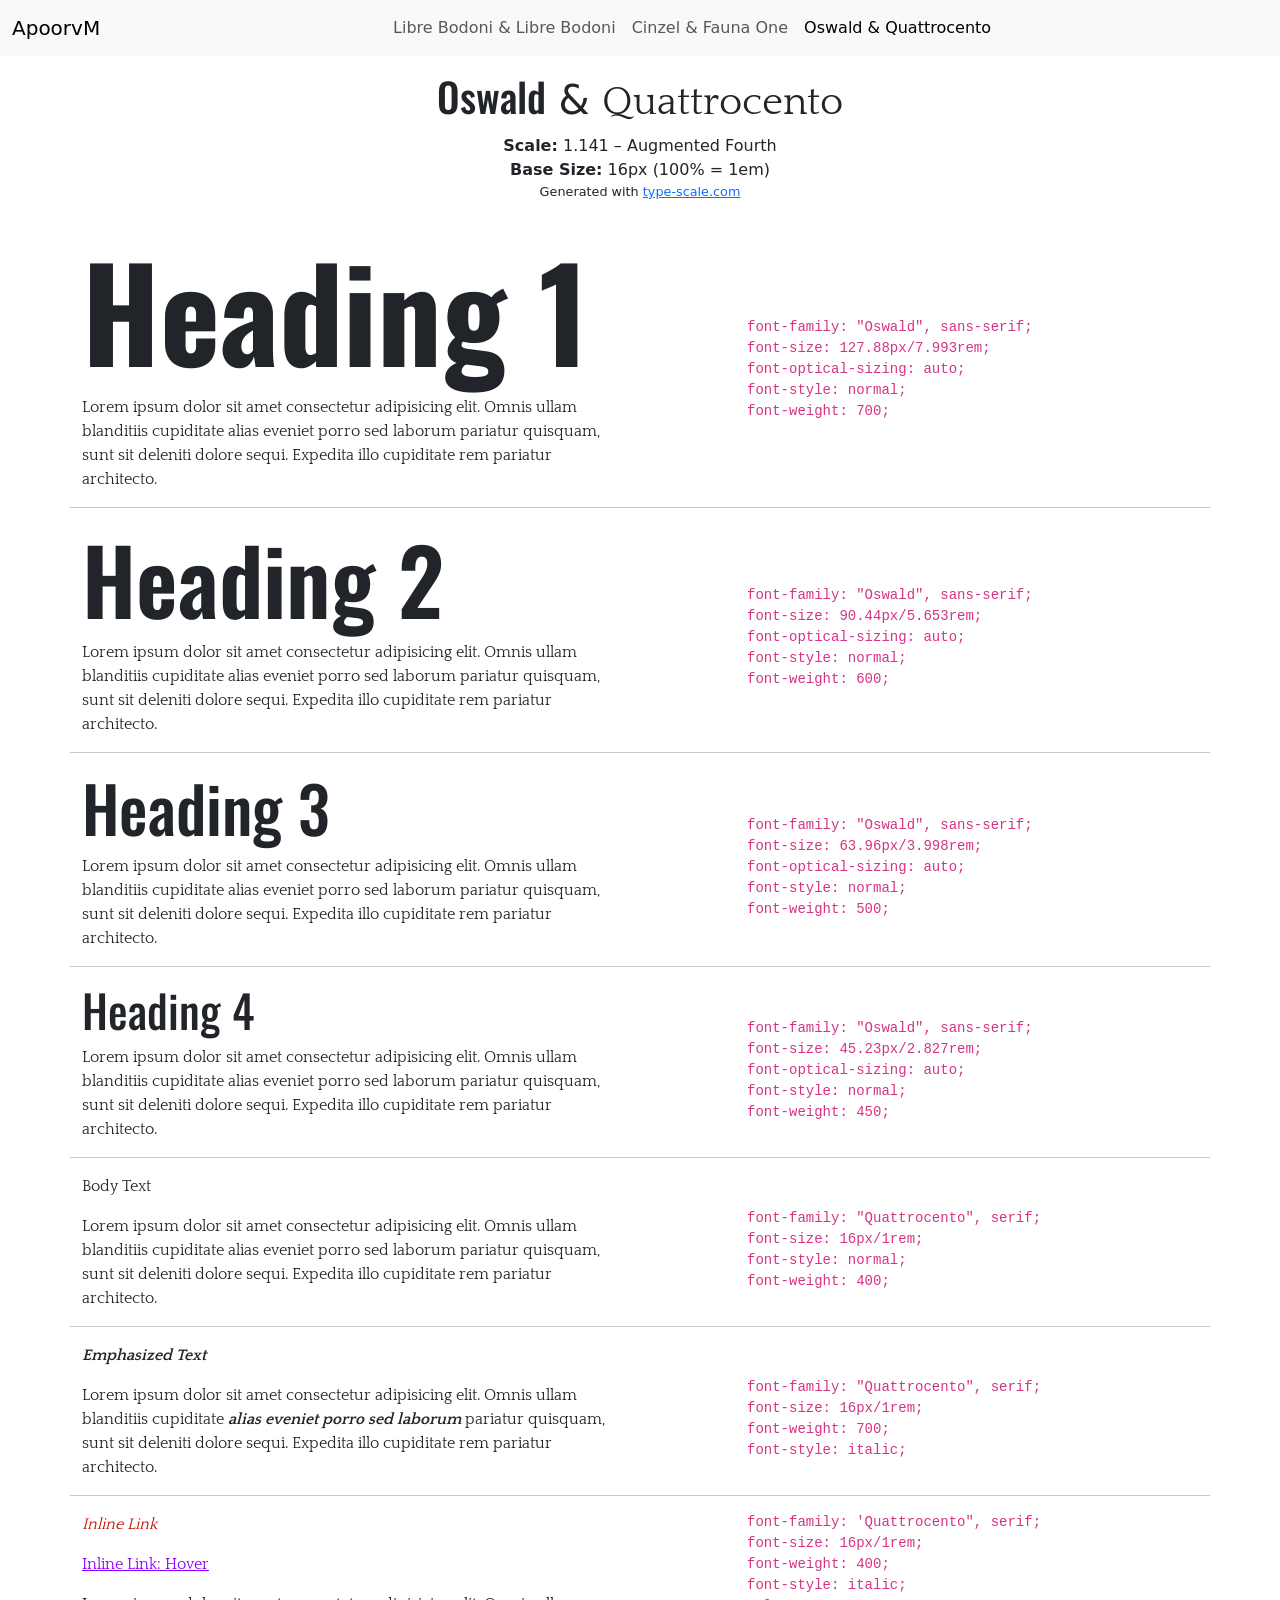
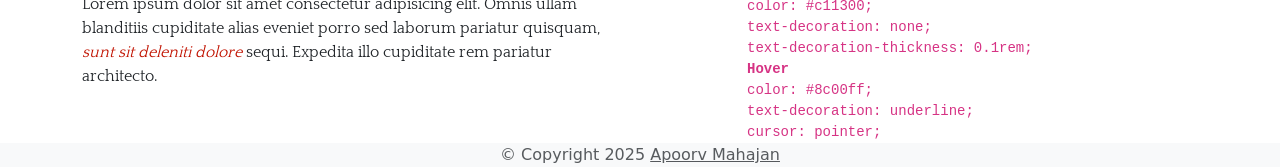
<file: typehierarchy/oswald.html>
<html>
    <!doctype html>
<html lang="en">
    <head>
        <meta charset="utf-8">
        <meta name="viewport" content="width=device-width, initial-scale=1">
        <title>Apoorv Type Hierarchies</title>
        <link href="https://cdn.jsdelivr.net/npm/bootstrap@5.3.2/dist/css/bootstrap.min.css" rel="stylesheet" integrity="sha384-T3c6CoIi6uLrA9TneNEoa7RxnatzjcDSCmG1MXxSR1GAsXEV/Dwwykc2MPK8M2HN" crossorigin="anonymous">
        <link href="./css/styles.css" rel="stylesheet">
        <link rel="preconnect" href="https://fonts.googleapis.com">
        <link rel="preconnect" href="https://fonts.gstatic.com" crossorigin>
        <link href="https://fonts.googleapis.com/css2?family=Oswald:wght@200..700&family=Quattrocento:wght@400;700&display=swap" rel="stylesheet">        
<body>
    <!--Top Navigation-->
    <nav class="navbar navbar-expand-lg bg-light sticky-top">
        <div class="container-fluid">
            <a class="navbar-brand" href="./index.html">ApoorvM</a>
            <button class="navbar-toggler" type="button" data-bs-toggle="collapse" data-bs-target="#navbarNavAltMarkup" aria-controls="navbarNavAltMarkup" aria-expanded="false" aria-label="Toggle navigation">
                <span class="navbar-toggler-icon"></span>
            </button>
            <div class="collapse navbar-collapse justify-content-center" id="navbarNavAltMarkup">
                <div class="navbar-nav">
                    <a class="nav-link" aria-current="page" href="./librebodoni.html">Libre Bodoni &amp; Libre Bodoni</a>
                    <a class="nav-link" href="./Cinzel.html">Cinzel &amp; Fauna One</a>
                    <a class="nav-link active" href="#">Oswald &amp; Quattrocento</a>
                </div>
            </div>
        </div>
    </nav>
    <!--End Top Navigation-->
    <div class="container">
        <div class="row hier-intro">
            <div class="col text-center pt-3 pb-3">
                <h1>
                    <span style="font-family: 'Oswald', san-serif;">Oswald</span> &amp;
                    <span style="font-family: 'Quattrocento', serif;">Quattrocento</span>
                  </h1>
                <p>
                    <b>Scale:</b> 1.141 – Augmented Fourth<br>
                    <b>Base Size:</b> 16px (100% = 1em)<br>
                    <span style="font-size: 0.8rem;">Generated with <a href="https://type-scale.com/" target="_blank">type-scale.com</a>
                    </span>
                </p>
            </div>
        </div>
    </div>
    <!--Oswald/Quattrocento-->
    <div class="container hier-container newsreader">
        <div class="row">
            <div class="col-12 col-lg-6">
                <h1 class="page3">Heading 1</h1>
                <p class="page3">Lorem ipsum dolor sit amet consectetur adipisicing elit. Omnis ullam blanditiis cupiditate alias eveniet porro sed laborum pariatur quisquam, sunt sit deleniti dolore sequi. Expedita illo cupiditate rem pariatur architecto.</p>
            </div>
            <div class="col-lg-5 offset-lg-1 specs">
                <code>
                    font-family: "Oswald", sans-serif;
                    <br>font-size: 127.88px/7.993rem;
                    <br>font-optical-sizing: auto;
                    <br>font-style: normal;
                    <br>font-weight: 700;
                </code>
            </div>
            <hr>
        </div>
        <div class="row">
            <div class="col-12 col-lg-6">
                <h2 class="page3">Heading 2</h2>
                <p class="page3">Lorem ipsum dolor sit amet consectetur adipisicing elit. Omnis ullam blanditiis cupiditate alias eveniet porro sed laborum pariatur quisquam, sunt sit deleniti dolore sequi. Expedita illo cupiditate rem pariatur architecto.</p>
            </div>
            <div class="col-lg-5 offset-lg-1 specs">
                <code>
                    font-family: "Oswald", sans-serif;
                    <br>font-size: 90.44px/5.653rem;
                    <br>font-optical-sizing: auto;
                    <br>font-style: normal;
                    <br>font-weight: 600;
                </code>
            </div>
            <hr>
        </div>
        <div class="row">
            <div class="col-12 col-lg-6">
                <h3 class="page3">Heading 3</h3>
                <p class="page3">Lorem ipsum dolor sit amet consectetur adipisicing elit. Omnis ullam blanditiis cupiditate alias eveniet porro sed laborum pariatur quisquam, sunt sit deleniti dolore sequi. Expedita illo cupiditate rem pariatur architecto.</p>
            </div>
            <div class="col-lg-5 offset-lg-1 specs">
                <code>
                    font-family: "Oswald", sans-serif;
                    <br>font-size: 63.96px/3.998rem;
                    <br>font-optical-sizing: auto;
                    <br>font-style: normal;
                    <br>font-weight: 500;
                </code>
            </div>
            <hr>
        </div>
        <div class="row">
            <div class="col-12 col-lg-6">
                <h4 class="page3">Heading 4</h4>
                <p class="page3"> Lorem ipsum dolor sit amet consectetur adipisicing elit. Omnis ullam blanditiis cupiditate alias eveniet porro sed laborum pariatur quisquam, sunt sit deleniti dolore sequi. Expedita illo cupiditate rem pariatur architecto.</p>
            </div>
            <div class="col-lg-5 offset-lg-1 specs">
                <code>
                    font-family: "Oswald", sans-serif;
                    <br>font-size: 45.23px/2.827rem;
                    <br>font-optical-sizing: auto;
                    <br>font-style: normal;
                    <br>font-weight: 450;
                </code>
            </div>
            <hr>
        </div>
        <div class="row">
            <div class="col-12 col-lg-6">
                <p class="page3">Body Text</p>
                <p class="page3">Lorem ipsum dolor sit amet consectetur adipisicing elit. Omnis ullam blanditiis cupiditate alias eveniet porro sed laborum pariatur quisquam, sunt sit deleniti dolore sequi. Expedita illo cupiditate rem pariatur architecto.</p>
            </div>
            <div class="col-lg-5 offset-lg-1 specs">
                <code>
                    font-family: "Quattrocento", serif;
                    <br>font-size: 16px/1rem;
                    <br>font-style: normal;
                    <br>font-weight: 400;
                </code>
            </div>
            <hr>
        </div>
        <div class="row">
            <div class="col-12 col-lg-6">
                <p class="page3"><em class="page3">Emphasized Text</em></p>
                <p class="page3">Lorem ipsum dolor sit amet consectetur adipisicing elit. Omnis ullam blanditiis cupiditate <em class="page3">alias eveniet porro sed laborum</em> pariatur quisquam, sunt sit deleniti dolore sequi. Expedita illo cupiditate rem pariatur architecto.</p>
            </div>
            <div class="col-lg-5 offset-lg-1 specs">
                <code>
                    font-family: "Quattrocento", serif;
                    <br>font-size: 16px/1rem;
                    <br>font-weight: 700;
                    <br>font-style: italic;
                </code>
            </div>
            <hr>
        </div>
        <div class="row">
            <div class="col-12 col-lg-6">
                <p class="page3"><a class="page3" href="#">Inline Link</a></p>
                <p class="page3"><span class="page3" class="hover">Inline Link: Hover</span> <i class="bi bi-hand-index-thumb"></i></p>
                <p class="page3">Lorem ipsum dolor sit amet consectetur adipisicing elit. Omnis ullam blanditiis cupiditate alias eveniet porro sed laborum pariatur quisquam, <a class="page3" href="#">sunt sit deleniti dolore</a> sequi. Expedita illo cupiditate rem pariatur architecto.</p>
            </div>
            <div class="col-lg-5 offset-lg-1 specs">
                <code style="padding-right: 15px">
                    <div>
                        font-family: 'Quattrocento", serif;<br>
                        font-size: 16px/1rem;<br>
                        font-weight: 400;<br>
                        font-style: italic;<br>
                        color: #c11300;<br>
                        text-decoration: none;<br>
                        text-decoration-thickness: 0.1rem;<br>
                    </div>
                    <di>
                        <b>Hover</b><br>
                        color: #8c00ff;<br>
                        text-decoration: underline;<br>
                        cursor: pointer;
                    </di>
                </code>
            </div>
        </div>
    </div>
    <!--End Oswald/Quattrocento-->

    <!-- Footer -->
    <footer class="text-center bg-light text-muted">
        <div>
            © Copyright 2025
            <a class="text-reset footer-link" href="mailto:amahaja7@depaul.edu">Apoorv Mahajan</a>
        </div>
    </footer>
    <!-- End Footer -->
    <script src="https://cdn.jsdelivr.net/npm/bootstrap@5.3.2/dist/js/bootstrap.bundle.min.js" integrity="sha384-C6RzsynM9kWDrMNeT87bh95OGNyZPhcTNXj1NW7RuBCsyN/o0jlpcV8Qyq46cDfL" crossorigin="anonymous"></script>

     </body>
     </html>
</file>
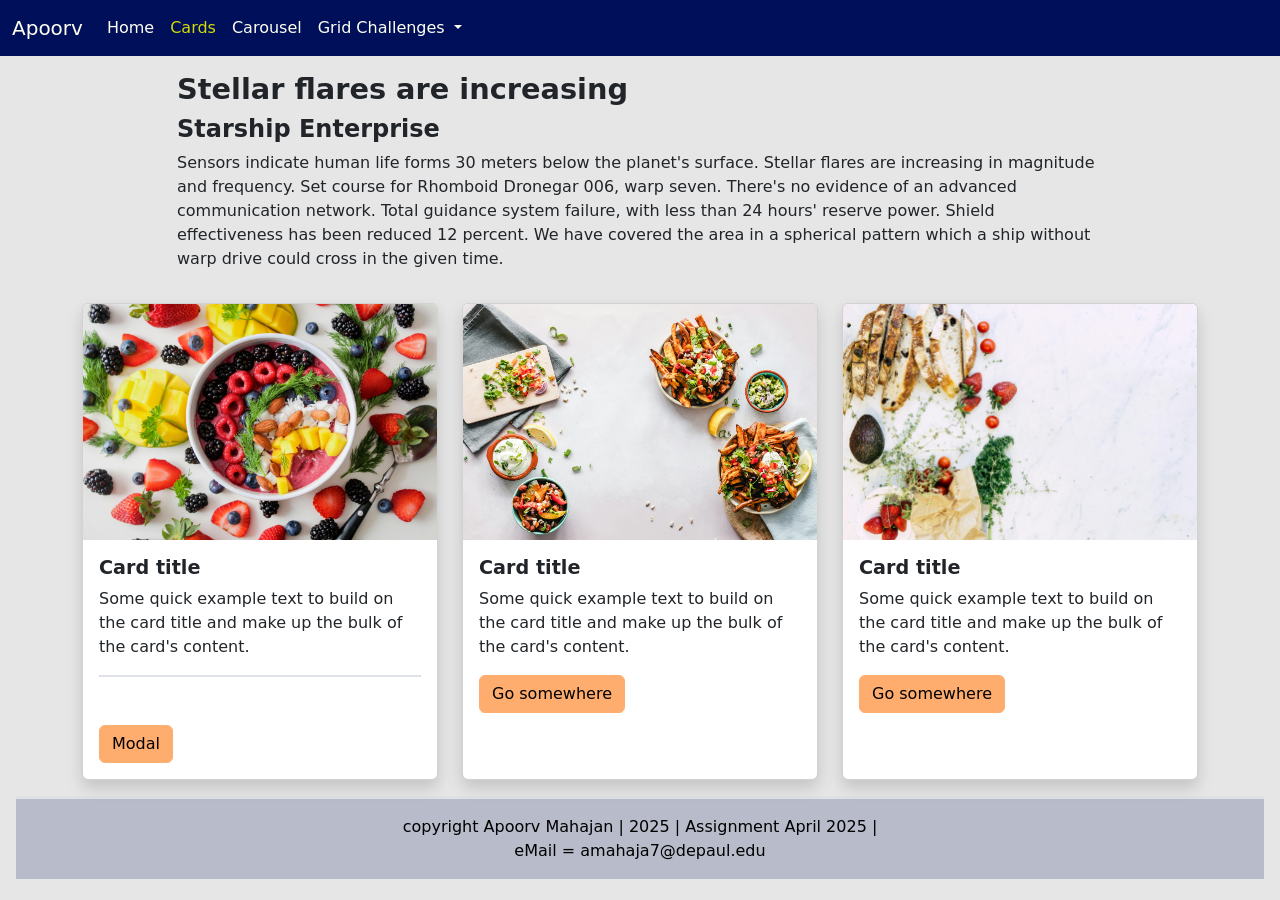
<file: bootstrap-homework/subPages/cards.html>
<!doctype html>
<html lang="en">
    <head>
        <meta charset="utf-8">
        <meta name="viewport" content="width=device-width, initial-scale=1">
        <title>Apoorv Bootstrap Homework - Cards</title>
        <link href="https://cdn.jsdelivr.net/npm/bootstrap@5.3.2/dist/css/bootstrap.min.css" rel="stylesheet" integrity="sha384-T3c6CoIi6uLrA9TneNEoa7RxnatzjcDSCmG1MXxSR1GAsXEV/Dwwykc2MPK8M2HN" crossorigin="anonymous">
        <link href="../css/homework.css" rel="stylesheet">
        <link rel="preconnect" href="https://fonts.googleapis.com">
        <link rel="preconnect" href="https://fonts.gstatic.com" crossorigin>
        <link href="https://fonts.googleapis.com/css2?family=Lato:wght@400;700&display=swap" rel="stylesheet">
    </head>
    <body>
        <nav class="navbar navbar-expand-lg bg-body-tertiary sticky-top">
            <div class="container-fluid">
              <a class="navbar-brand" href="../index.html">Apoorv</a>
              <button class="navbar-toggler" type="button" data-bs-toggle="collapse" data-bs-target="#navbarNavDropdown" aria-controls="navbarNavDropdown" aria-expanded="false" aria-label="Toggle navigation">
                <span class="navbar-toggler-icon"></span>
              </button>
              <div class="collapse navbar-collapse" id="navbarNavDropdown">
                <ul class="navbar-nav">
                  <li class="nav-item">
                    <a class="nav-link" href="../index.html">Home</a>
                  </li>
                  <li class="nav-item">
                    <a class="nav-link active" aria-current="page" href="#">Cards</a>
                  </li>
                  <li class="nav-item">
                    <a class="nav-link" href="carousel.html">Carousel</a>
                  </li>
                  <li class="nav-item dropdown">
                    <a class="nav-link dropdown-toggle" href="#" role="button" data-bs-toggle="dropdown" aria-expanded="false">
                      Grid Challenges
                    </a>
                    <ul class="dropdown-menu">
                      <li><a class="dropdown-item" href="../gridChallenge/gridChallenge1.html">Grid Challenge 1</a></li>
                      <li><a class="dropdown-item" href="../gridChallenge/gridChallenge2.html">Grid Challenge 2</a></li>
                      <li><a class="dropdown-item" href="../gridChallenge/gridChallenge3.html">Grid Challenge 3</a></li>
                    </ul>
                  </li>
                </ul>
              </div>
            </div>
          </nav>

          <div class="container-lg">
            <div class="row pt-3">
                <div class="col-1">

                </div>
                
                <div class="col-10">
                    <h1>Stellar flares are increasing</h1>
                    <h2>Starship Enterprise</h2>
                    <p>
                        Sensors indicate human life forms 30 meters below the planet's surface. Stellar flares are increasing in 
                        magnitude and frequency. Set course for Rhomboid Dronegar 006, 
                        warp seven. There's no evidence of an advanced communication network. 
                        Total guidance system failure, with less than 24 hours' reserve power. 
                        Shield effectiveness has been reduced 12 percent. We have covered the 
                        area in a spherical pattern which a ship without warp drive could 
                        cross in the given time.
                        </p>
                </div>
            </div> <!--Row 1 close-->

            <div class="row pt-2 pb-2">
                <div class="col-lg-4 col-md-12 py-2">
                <div class="card h-100 shadow">
                    <img src="../images/img1.jpg" class="card-img-top" alt="fruits bowl">
                    <div class="card-body">
                        <h3 class="card-title">Card title</h3>
                        <p class="card-text">Some quick example text to build on the card title and make up the bulk of the card's content.</p>
                        <div class="border-top border-2 pb-5"></div>
                        <a href="#" class="btn btn-primary" data-bs-toggle="modal" data-bs-target="#Food1">Modal</a>
                    </div>
                </div>

                
            </div> <!--Close col-->
            <div class="col-lg-4 col-md-12 py-2">
                <div class="card h-100 shadow">
                    <img src="../images/img2.jpg" class="card-img-top" alt="assorted salads">
                    <div class="card-body">
                        <h3 class="card-title">Card title</h3>
                        <p class="card-text">Some quick example text to build on the card title and make up the bulk of the card's content.</p>
                        <a href="#" class="btn btn-primary">Go somewhere</a>
                    </div>
                </div>
                <!-- Modal -->
                <div class="modal fade" id="Food1" tabindex="-1" aria-labelledby="exampleModalLabel" aria-hidden="true">
                    <div class="modal-dialog">
                      <div class="modal-content">
                        <div class="modal-header">
                          <h1 class="modal-title fs-5" id=Food1label">Modal title</h1>
                          <button type="button" class="btn-close" data-bs-dismiss="modal" aria-label="Close"></button>
                        </div>
                        <div class="modal-body text-center">
                          <video controls width = "320" height = "240" autoplay loop>
                            <source src="../images/video1.mp4" type="video/mp4">
                        </div>
                        <div class="modal-footer">
                          <!-- <button type="button" class="btn btn-secondary" data-bs-dismiss="modal">Close</button> I decided to keep the X and get rid of the close -->
                          <!-- <button type="button" class="btn btn-primary">Save changes</button> -->
                        </div>
                      </div>
                    </div>
                  </div>
                <!-- Close Modal -->
            </div> <!--Close col--> 
            <div class="col-lg-4 col-md-12 py-2">
                <div class="card h-100 shadow">
                    <img src="../images/img3.jpg" class="card-img-top" alt="breads and fruits">
                    <div class="card-body">
                        <h3 class="card-title">Card title</h3>
                        <p class="card-text">Some quick example text to build on the card title and make up the bulk of the card's content.</p>
                        <a href="#" class="btn btn-primary">Go somewhere</a>
                    </div>
                </div>
            </div> <!--Close col-->
            </div> <!-- Row w Cards close -->
          </div> <!--Container-lg close-->

          <!-- Footer -->
           <footer class="footer-ap py-3 mx-3 border-top border-3">
            copyright Apoorv Mahajan | 2025 | Assignment April 2025 |<br> eMail = amahaja7@depaul.edu</br>
           </footer>
        <script src="https://cdn.jsdelivr.net/npm/bootstrap@5.3.2/dist/js/bootstrap.bundle.min.js" integrity="sha384-C6RzsynM9kWDrMNeT87bh95OGNyZPhcTNXj1NW7RuBCsyN/o0jlpcV8Qyq46cDfL" crossorigin="anonymous"></script>
    </body>
</html>
</file>
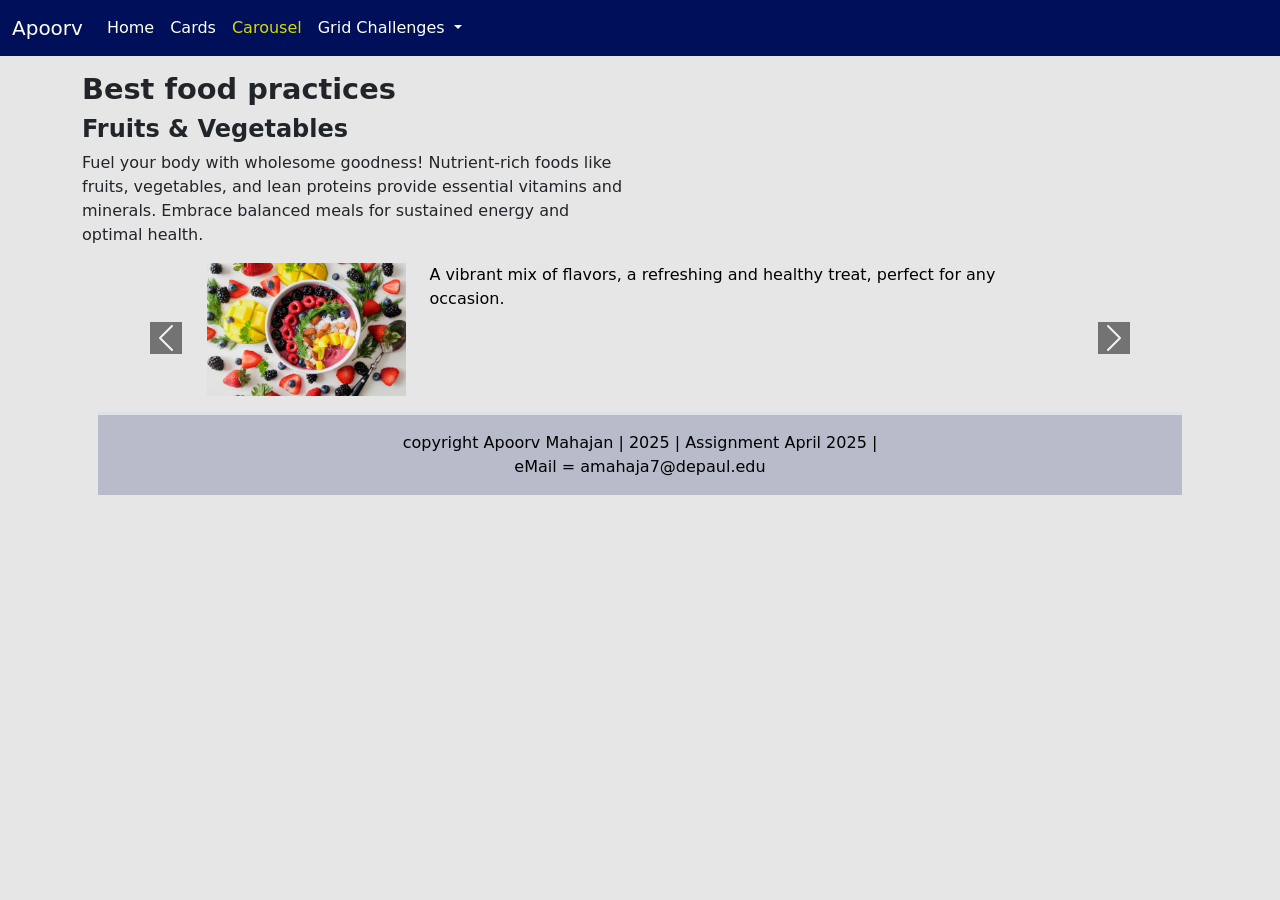
<file: bootstrap-homework/subPages/carousel.html>
<!doctype html>
<html lang="en">
    <head>
        <meta charset="utf-8">
        <meta name="viewport" content="width=device-width, initial-scale=1">
        <title>Apoorv Bootstrap Homework - Carousel</title>
        <link href="https://cdn.jsdelivr.net/npm/bootstrap@5.3.2/dist/css/bootstrap.min.css" rel="stylesheet" integrity="sha384-T3c6CoIi6uLrA9TneNEoa7RxnatzjcDSCmG1MXxSR1GAsXEV/Dwwykc2MPK8M2HN" crossorigin="anonymous">
        <link href="../css/homework.css" rel="stylesheet">
        <link rel="preconnect" href="https://fonts.googleapis.com">
        <link rel="preconnect" href="https://fonts.gstatic.com" crossorigin>
        <link href="https://fonts.googleapis.com/css2?family=Lato:wght@400;700&display=swap" rel="stylesheet">
    </head>
    <body>
        <nav class="navbar navbar-expand-lg bg-body-tertiary sticky-top">
            <div class="container-fluid">
              <a class="navbar-brand" href="../index.html">Apoorv</a>
              <button class="navbar-toggler" type="button" data-bs-toggle="collapse" data-bs-target="#navbarNavDropdown" aria-controls="navbarNavDropdown" aria-expanded="false" aria-label="Toggle navigation">
                <span class="navbar-toggler-icon"></span>
              </button>
              <div class="collapse navbar-collapse" id="navbarNavDropdown">
                <ul class="navbar-nav">
                  <li class="nav-item">
                    <a class="nav-link" href="../index.html">Home</a>
                  </li>
                  <li class="nav-item">
                    <a class="nav-link" aria-current="page" href="./cards.html">Cards</a>
                  </li>
                  <li class="nav-item">
                    <a class="nav-link active" href="#">Carousel</a>
                  </li>
                  <li class="nav-item dropdown">
                    <a class="nav-link dropdown-toggle" href="#" role="button" data-bs-toggle="dropdown" aria-expanded="false">
                      Grid Challenges
                    </a>
                    <ul class="dropdown-menu">
                      <li><a class="dropdown-item" href="../gridChallenge/gridChallenge1.html">Grid Challenge 1</a></li>
                      <li><a class="dropdown-item" href="../gridChallenge/gridChallenge2.html">Grid Challenge 2</a></li>
                      <li><a class="dropdown-item" href="../gridChallenge/gridChallenge3.html">Grid Challenge 3</a></li>
                    </ul>
                  </li>
                </ul>
              </div>
            </div>
          </nav>

          <div class="container-lg">
            <div class="row pt-3">
                <div class="col-lg-6 col-md-12">
                    <h1>Best food practices</h1>
                    <h2>Fruits & Vegetables</h2>
                    <p>
                        Fuel your body with wholesome goodness! Nutrient-rich foods like fruits, vegetables, and lean proteins provide essential vitamins and minerals. Embrace balanced meals for sustained energy and optimal health.
                        </p>
                                              
                        
                </div>
            </div> <!--Row 1 close-->

            <div id="carouselExample" class="carousel slide">
                <div class="carousel-inner">
                  <div class="carousel-item active">
                    <div class="row carousel-padding pb-3">
                        <div class="col-lg-3 col-md-12">
                    
                    <img src="../images/img1.jpg" class="d-block w-100" alt="food">
                </div>
                <div class="col">
                    <p>A vibrant mix of flavors, a refreshing and healthy treat, perfect for any occasion.</p>
                </div>
                </div> <!--Close row 1 carousel-->
                </div>
                  <div class="carousel-item">
                    <div class="row carousel-padding pb-3">
                        <div class="col-lg-3 col-md-12">
                    
                    <img src="../images/img2.jpg" class="d-block w-100" alt="food">
                </div>
                <div class="col">
                    <p>A vibrant mix of flavors, a refreshing and healthy treat, perfect for any occasion.</p>
                </div>
                </div> <!--Close row 1 carousel-->                  </div>
                  <div class="carousel-item">
                    <div class="row carousel-padding pb-3">
                        <div class="col-lg-3 col-md-12">
                    
                    <img src="../images/img3.jpg" class="d-block w-100" alt="food">
                </div>
                <div class="col">
                    <p>A vibrant mix of flavors, a refreshing and healthy treat, perfect for any occasion.</p>
                </div>
                </div> <!--Close row 1 carousel-->                  </div>
                </div>
                <button class="carousel-control-prev" type="button" data-bs-target="#carouselExample" data-bs-slide="prev">
                  <span class="carousel-control-prev-icon" aria-hidden="true"></span>
                  <span class="visually-hidden">Previous</span>
                </button>
                <button class="carousel-control-next" type="button" data-bs-target="#carouselExample" data-bs-slide="next">
                  <span class="carousel-control-next-icon" aria-hidden="true"></span>
                  <span class="visually-hidden">Next</span>
                </button>
              </div>

          <!-- Footer -->
           <footer class="footer-ap py-3 mx-3 border-top border-3">
            copyright Apoorv Mahajan | 2025 | Assignment April 2025 |<br> eMail = amahaja7@depaul.edu</br>
           </footer>
        <script src="https://cdn.jsdelivr.net/npm/bootstrap@5.3.2/dist/js/bootstrap.bundle.min.js" integrity="sha384-C6RzsynM9kWDrMNeT87bh95OGNyZPhcTNXj1NW7RuBCsyN/o0jlpcV8Qyq46cDfL" crossorigin="anonymous"></script>
    </body>
</html>
</file>
<file: bootstrap-homework/css/homework.css>
@charset "UTF-8";
/*CSS Document*/

html body {
  background-color: rgba(230,230,230,1);
  /* Gray is definitely easier on the eyes for me */
}
.cyan-col {
  background-color: cyan;
  color: black;
}

.yellow-col {
  background-color: yellow;
  color: black;
}

.magenta-col {
  background-color: magenta;
  color: black;
}

.lato-regular {
  font-family: "Lato", sans-serif;
  font-weight: 400;
  font-style: normal;
}

.lato-bold {
  font-family: "Lato", sans-serif;
  font-weight: 700;
  font-style: normal;
}

.bg-body-tertiary {
  background-color: rgb(0, 15, 90) !important;
}
.nav-link {
  color: ivory !important;
  text-decoration: none;
}

.nav-link:hover {
  color: rgb(247, 235, 160) !important
  ;
}
.navbar-brand {
  color: ivory !important;
  text-decoration: none;
}


.active {
  color: rgb(212, 219, 5) !important
  ;
}

.navbar-toggler{
  filter: invert(100%);
}

h1 {
  font-size: 1.8em;
  font-weight: 700;
}

h2 {
  font-size: 1.5em;
  font-weight: 700;
}
h3 {
  font-size: 1.2em;
  font-weight: 700;
}
h4 {
  font-size: 1.1em;
  font-weight: 400;
}
p {
  font-weight: 400;
}

/* footer */
.footer-ap {
  color: black;
  text-align: center;
  background-color: rgba(0, 15, 90,0.2);
}

.btn-primary {
  background-color: rgb(255, 173, 111);
  color: black;
  border-color: rgb(255, 173, 111);
}
.btn-primary:hover {
  background-color: rgb(255, 135, 36);
  color: black;
  border: 1px dashed;
  font-size: 1.5em;
}

.carousel-padding{
  padding-left: 125px;
  padding-right: 125px;
  color: black;
}

.carousel-control-prev-icon,
.carousel-control-next-icon {
  background-color: black;
}
</file>
<file: Logo/styles.css>
body {
    font-family: "Quicksand", sans-serif;
    font-optical-sizing: auto;
    font-weight: 700;
    font-style: normal;
    letter-spacing: -1px;
    margin: 0;
    padding: 0;
}

.header {
    background-color: #2f3542;
    color: white;
    padding: 1rem;
}

.main-title {
    text-align: center;
    padding: 2rem 0;
    font-size: 2.5rem;
}

.logo-container {
    display: flex;
    justify-content: center;
    gap: 2rem;
    padding: 2rem;
    flex-wrap: wrap;
    max-width: 1200px;
    margin: 0 auto;
}

.logo-card {
    border: 1px solid #e1e1e1;
    border-radius: 8px;
    padding: 1.5rem;
    width: 300px;
}

.logo-image {
    width: 100%;
    height: auto;
    background-color: #f5f6fa;
    margin-bottom: 1rem;
}

.logo-title {
    font-size: 1.5rem;
    margin-bottom: 0.5rem;
}

.logo-description {
    color: #57606f;
    line-height: 1.5;
}

.favicon-section {
    padding: 2rem;
    max-width: 1200px;
    margin: 0 auto;
}

.favicon-title {
    font-size: 2rem;
    margin-bottom: 1rem;
}

.favicon-image {
    width: 160px;
    height: 160px;
}
</file>
<file: main.css>
body {
    font-family: 'SF Pro', 'Segoe UI', Arial, sans-serif;
    background: #f7f7fa;
    margin: 0;
    padding: 0;
    min-height: 100vh;
    display: flex;
    flex-direction: column;
    align-items: center;
}

h1 {
    margin-top: 2rem;
    color: #2d2d44;
    font-size: 2.5rem;
    letter-spacing: 1px;
    font-family: 'SF Pro', 'Segoe UI', Arial, sans-serif;
}

.project-grid {
    display: grid;
    grid-template-columns: repeat(2, 1fr);
    gap: 2rem;
    margin: 3rem 0;
    width: 90vw;
    max-width: 900px;
    justify-items: center;
    align-items: center;
    justify-content: center;
}

.project-btn {
    display: flex;
    align-items: center;
    justify-content: center;
    padding: 1.5rem 2rem;
    background: linear-gradient(135deg, #6a82fb 0%, #bfa6d9 100%); /* Reduced gradient effect */
    color: #fff;
    font-size: 1.25rem;
    font-weight: 600;
    border: none;
    border-radius: 1.5rem;
    box-shadow: 0 4px 16px rgba(44, 62, 80, 0.08);
    text-decoration: none;
    transition: transform 0.15s, box-shadow 0.15s, background 0.3s;
    cursor: pointer;
    letter-spacing: 0.5px;
    min-height: 90px;
    height: 90px;
    min-width: 220px;
    width: 100%;
    max-width: 320px;
    font-family: 'SF Pro', 'Segoe UI', Arial, sans-serif;
}

.project-btn:hover, .project-btn:focus {
    background: linear-gradient(135deg, #bfa6d9 0%, #6a82fb 100%); /* Reduced gradient effect */
    transform: translateY(-4px) scale(1.04);
    box-shadow: 0 8px 24px rgba(44, 62, 80, 0.15);
    outline: none;
}
</file>
<file: typehierarchy/css/styles.css>
.col-lg-5,offset-lg-1,specs {
    align-content: center;
}
h1.page1{
    font-family: "Libre Bodoni", serif;
    font-size: 2.986rem;
    font-optical-sizing: auto;
    font-style: normal;
    font-weight: 700;
    
    
  }

h2.page1 {
    font-family: "Libre Bodoni", serif;
    font-size: 2.488rem;
    font-optical-sizing: auto;
    font-weight: 600;
    font-style: normal;

}

h3.page1 {
    font-family: "Libre Bodoni", serif;
    font-size: 2.074rem;
    font-optical-sizing: auto;
    font-weight: 500;
    font-style: normal;
}

h4.page1 {
    font-family: "Libre Bodoni", serif;
    font-size: 1.728rem;
    font-optical-sizing: auto;
    font-weight: 450;
    font-style: normal;
}

p.page1 {
    font-family: "Libre Bodoni", serif;
    font-size: 1rem;
    font-optical-sizing: auto;
    font-weight: 400;
    font-style: normal;
}

em.page1 {
    font-family: "Libre Bodoni", serif;
    font-size: 1rem;
    font-optical-sizing: auto;
    font-weight: 700;
    font-style: italic;
}

a.text.page1 {
    font-family: "Libre Bodoni", serif;
    font-size: 1rem;
    font-optical-sizing: auto;
    font-weight: 400;
    font-style: italic;
    color: #2C8FA8;
    text-decoration: underline;
    text-decoration-thickness: 0.1rem;
    
}

a.page1:hover, span.page1 {
    color: #3b7c4e;
    text-decoration: none;
    cursor: progress;
    
}


h1.page2{
    font-family: "Cinzel", serif;
    font-size: 5.61rem;
    font-optical-sizing: auto;
    font-style: normal;
    font-weight: 700;
    
    
  }

h2.page2 {
    font-family: "Cinzel", serif;
    font-size: 4.209rem;
    font-optical-sizing: auto;
    font-weight: 600;
    font-style: normal;

}

h3.page2 {
    font-family: "Cinzel", serif;
    font-size: 3.157rem;
    font-optical-sizing: auto;
    font-weight: 500;
    font-style: normal;
}

h4.page2 {
    font-family: "Cinzel", serif;
    font-size: 2.369rem;
    font-optical-sizing: auto;
    font-weight: 450;
    font-style: normal;
}

p.page2 {
    font-family: "Fauna One", serif;
    font-weight: 400;
    font-style: normal;
    font-size: 1rem;
}

em.page2 {
    font-family: "Fauna One", serif;
    font-size: 1rem;
    font-optical-sizing: auto;
    font-weight: 400;
    font-style: italic;
  
}

a.page2 {
    font-family: "Fauna One", serif;
    font-size: 1rem;
    font-weight: 400;
    font-style: italic;
    color: #0d7100;
    text-decoration: underline;
    text-decoration-thickness: 0.2rem;
    
}

a.page2:hover, span.page2 {
    color: #9d00c4;
    text-decoration: none;
    cursor: progress;
}
/* Page 3 */
/* Augmented Fourth */
h1.page3{
    font-family: "Oswald", sans-serif;
    font-size: 7.993rem;
    font-optical-sizing: auto;
    font-style: normal;
    font-weight: 700;
    
    
  }

h2.page3 {
    font-family: "Oswald", sans-serif;
    font-size: 5.653rem;
    font-optical-sizing: auto;
    font-weight: 600;
    font-style: normal;

}

h3.page3 {
    font-family: "Oswald", sans-serif;
    font-size: 3.998rem;
    font-optical-sizing: auto;
    font-weight: 500;
    font-style: normal;
}

h4.page3 {
    font-family: "Oswald", sans-serif;
    font-size: 2.827rem;
    font-optical-sizing: auto;
    font-weight: 450;
    font-style: normal;
}

p.page3 {
    font-family: "Quattrocento", serif;
    font-weight: 400;
    font-style: normal;
    font-size: 1rem;
}

em.page3 {
    font-family: "Quattrocento", serif;
    font-size: 1rem;
    font-weight: 700;
    font-style: italic;
}

a.page3 {
    font-family: "Quattrocento", serif;
    font-size: 1rem;
    font-weight: 400;
    font-style: italic;
    color: #c11300;
    text-decoration: none;
    text-decoration-thickness: 0.1rem;
    
}

a.page3:hover, span.page3 {
    color: #8c00ff;
    text-decoration: underline;
    cursor: pointer;
}
</file>
